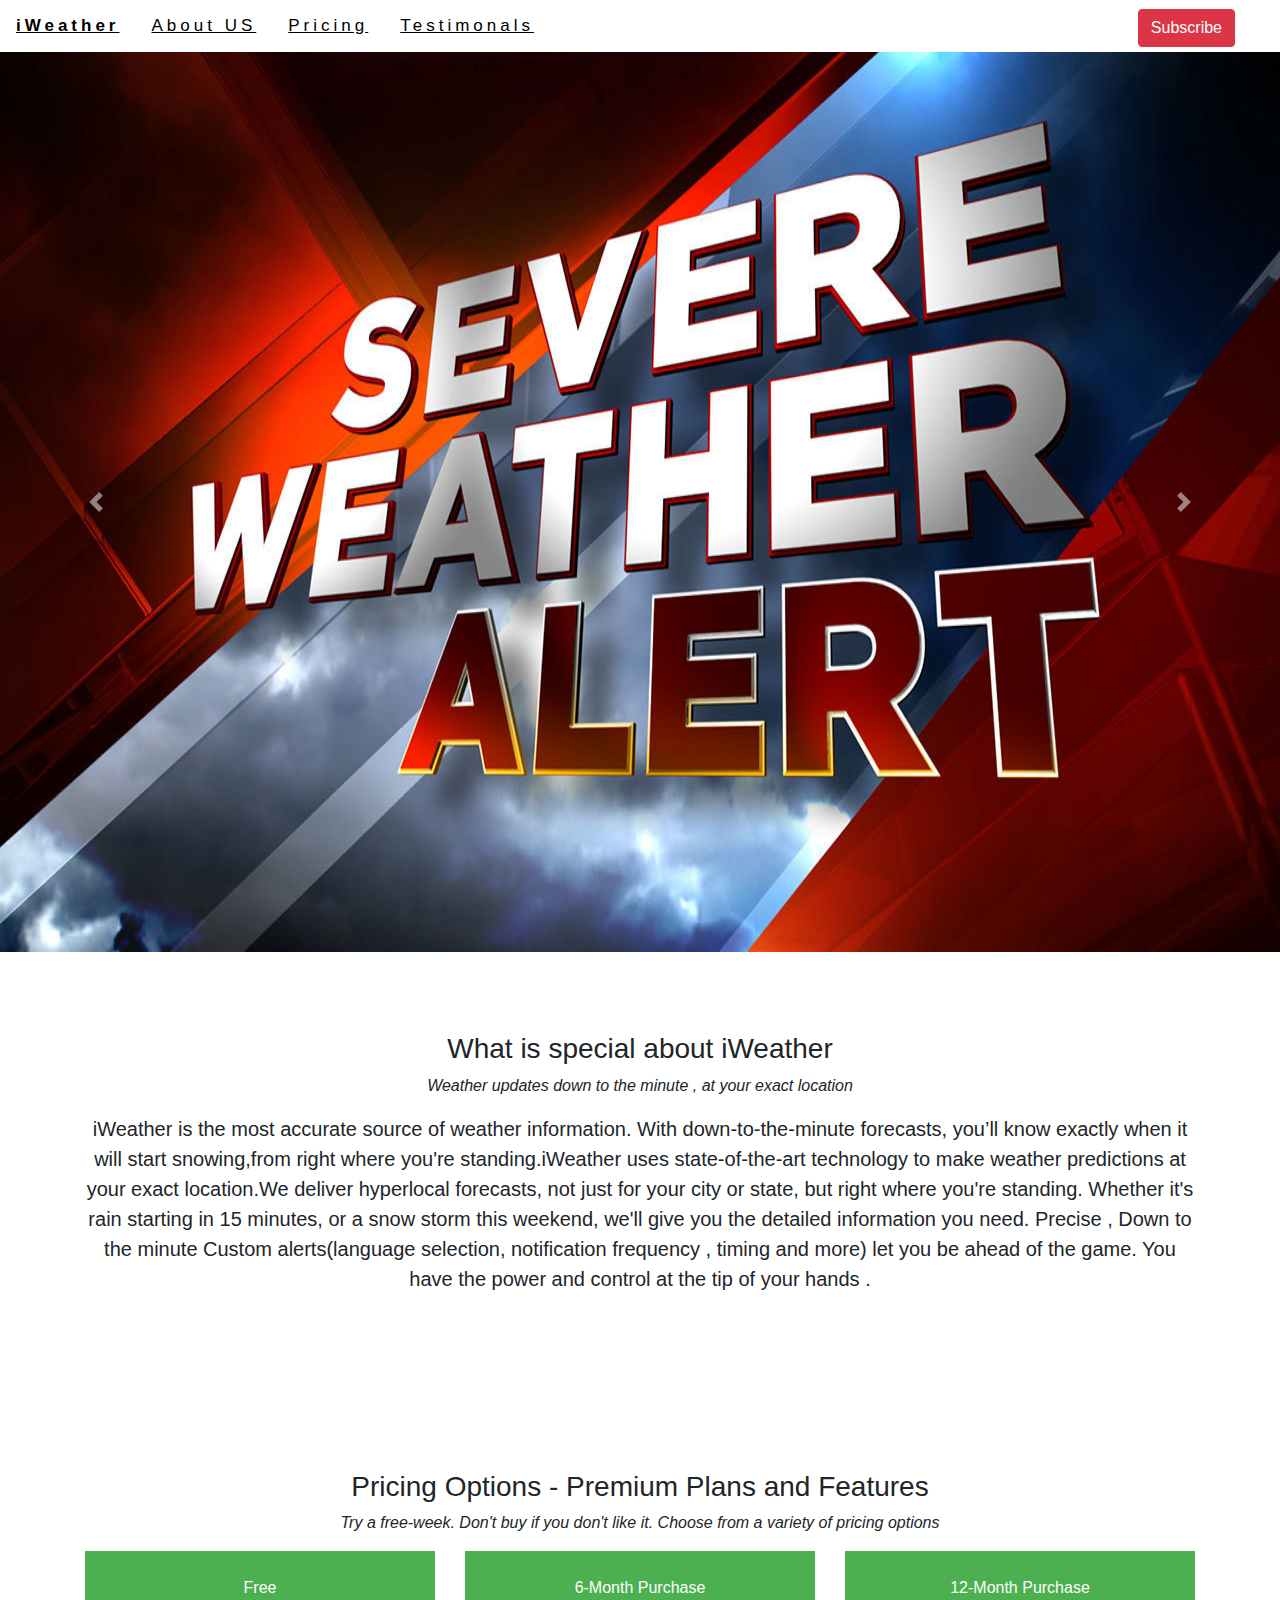
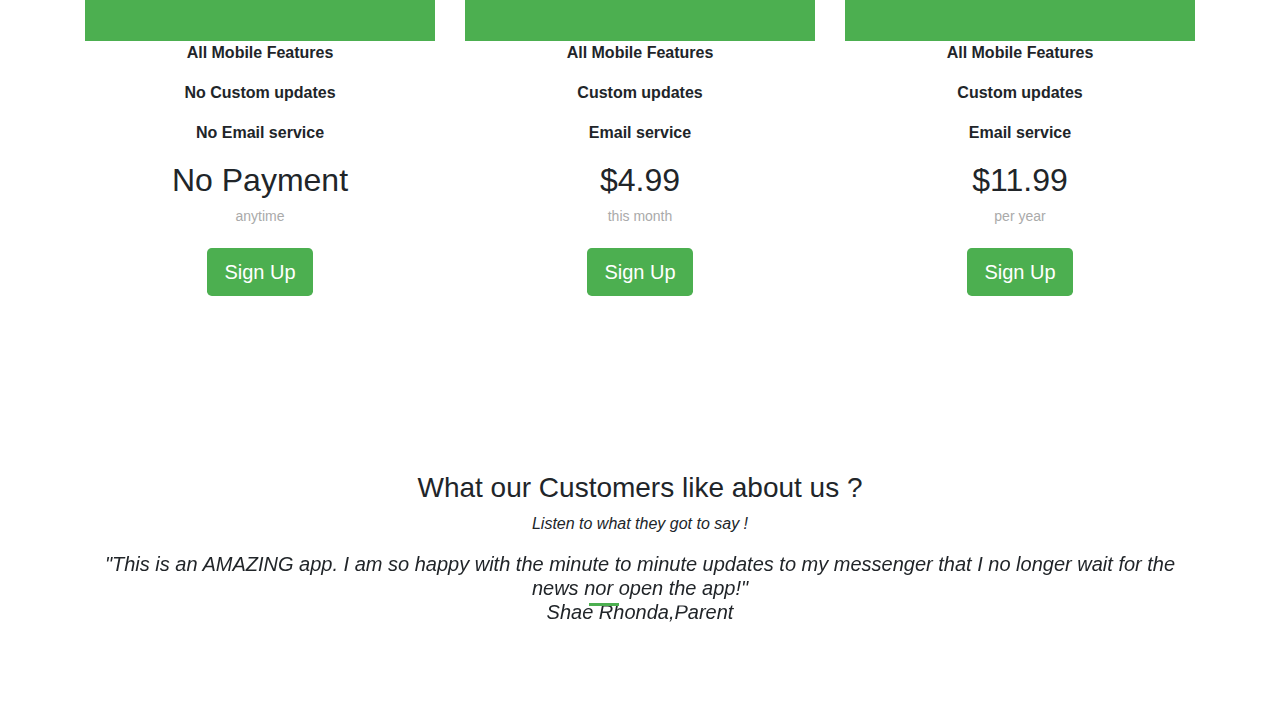
<file: index.html>
<!DOCTYPE html>
<html lang="en" xmlns="http://www.w3.org/1999/html">
<head>
    <meta charset="UTF-8">
    <meta name="viewport" content="width=device-width, initial-scale=1.0">
    <meta http-equiv="X-UA-Compatible" content="ie=edge">
    <title>iWeather-A Simple yet Powerful Weather App</title>
    <script src="https://code.jquery.com/jquery-3.2.1.slim.min.js"
            integrity="sha384-KJ3o2DKtIkvYIK3UENzmM7KCkRr/rE9/Qpg6aAZGJwFDMVNA/GpGFF93hXpG5KkN"
            crossorigin="anonymous"></script>
    <script src="https://cdnjs.cloudflare.com/ajax/libs/popper.js/1.12.9/umd/popper.min.js"
            integrity="sha384-ApNbgh9B+Y1QKtv3Rn7W3mgPxhU9K/ScQsAP7hUibX39j7fakFPskvXusvfa0b4Q"
            crossorigin="anonymous"></script>
    <script src="bootstrap-4.0.0/dist/js/bootstrap.min.js"></script>
    <link rel="stylesheet" type="text/css" href="index.css">
    <link rel="icon" href="assests/severeWeather.jpg">
    <link rel="stylesheet" href="bootstrap-4.0.0/dist/css/bootstrap.min.css">
    <link href="https://fonts.googleapis.com/css?family=Inconsolata" rel="stylesheet">
</head>
<body>
<div id="app-body">
    <div id="navbar" data-spy="affix" data-target=".navbar" data-offset="50">
        <a class="active" href="javascript:void(0)"><strong>iWeather</strong></a>
        <a href="#aboutUs">About US</a>
        <a href="#pricing">Pricing</a>
        <a href="#testimonals">Testimonals</a>
        <button type="button" class="btn btn-danger"  data-toggle="modal" data-target="#modalContainer"
                id="SubscribeBtn">
            Subscribe
        </button>
    </div>
    <div id="carousel" class="carousel slide" data-ride="carousel">
        <div class="carousel-inner">
            <div class="carousel-item active">
                <img class="image" src="assests/severeWeather.jpg" alt="First slide">
            </div>
            <div class="carousel-item">
                <img class="image" src="assests/alerts.jpg" alt="Second slide">
            </div>
            <div class="carousel-item">
                <img class="image" src="assests/weather.png" alt="Third slide">
            </div>
            <div class="carousel-item">
                <img class="image" src="assests/multiImage.jpg" alt="Fifth slide">
            </div>
        </div>
        <a class="carousel-control-prev" href="#carousel" role="button" data-slide="prev">
            <span class="carousel-control-prev-icon" aria-hidden="true"></span>
            <span class="sr-only">Previous</span>
        </a>
        <a class="carousel-control-next" href="#carousel" role="button" data-slide="next">
            <span class="carousel-control-next-icon" aria-hidden="true"></span>
            <span class="sr-only">Next</span>
        </a>
    </div>
    <!-- Container (aboutUs Section) -->
    <div id="aboutUs" class="container text-center">
        <h3> What is special about iWeather</h3>
        <p><em>Weather updates down to the minute , at your exact location </em></p>
        <p class="lead">iWeather is the most accurate source of weather information.
            With down-to-the-minute forecasts, you’ll know exactly when it will start snowing,from
            right where you're standing.iWeather uses state-of-the-art technology to make weather predictions
            at your exact location.We deliver hyperlocal forecasts, not just for your city or state,
            but right where you're standing. Whether it's rain starting in 15 minutes, or a snow storm this weekend,
            we'll give you the detailed information you need. Precise , Down to the minute Custom alerts(language
            selection,
            notification frequency , timing and more) let you be ahead of the game. You have the power and control
            at the tip of your hands .

        </p>
    </div>
    <!-- Container (Pricing Options) -->
    <div id="pricing" class="container text-center">
        <h3> Pricing Options - Premium Plans and Features </h3>
        <p><em>Try a free-week. Don't buy if you don't like it. Choose from a variety of pricing options</em></p>
        <div class="row slide">
            <div class="col-sm-4 col-xs-12">
                <div class="panel panel-default text-center">
                    <div class="panel-heading">
                        <p>Free</p>
                    </div>
                    <div class="panel-body">
                        <p><strong>All Mobile Features</strong></p>
                        <p><strong>No Custom updates</strong></p>
                        <p><strong>No Email service</strong></p>
                    </div>
                    <div class="panel-footer">
                        <h3>No Payment</h3>
                        <h4>anytime</h4>
                        <button class="btn btn-lg">Sign Up</button>
                    </div>
                </div>
            </div>
            <div class="col-sm-4 col-xs-12">
                <div class="panel panel-default text-center">
                    <div class="panel-heading">
                        <p>6-Month Purchase</p>
                    </div>
                    <div class="panel-body">
                        <p><strong>All Mobile Features</strong></p>
                        <p><strong>Custom updates</strong></p>
                        <p><strong>Email service</strong></p>
                    </div>
                    <div class="panel-footer">
                        <h3>$4.99</h3>
                        <h4>this month</h4>
                        <button class="btn btn-lg">Sign Up</button>
                    </div>
                </div>
            </div>
            <div class="col-sm-4 col-xs-12">
                <div class="panel panel-default text-center">
                    <div class="panel-heading">
                        <p>12-Month Purchase</p>
                    </div>
                    <div class="panel-body">
                        <p><strong>All Mobile Features</strong></p>
                        <p><strong>Custom updates</strong></p>
                        <p><strong>Email service</strong></p>
                    </div>
                    <div class="panel-footer">
                        <h3>$11.99</h3>
                        <h4>per year</h4>
                        <button class="btn btn-lg">Sign Up</button>
                    </div>
                </div>
            </div>
        </div>
    </div>
    <!-- Container (Testimonals) -->
    <div id="testimonals" class="container text-center">
        <h3>What our Customers like about us ?</h3>
        <p><em>Listen to what they got to say !</em></p>
        <div id="myCarousel" class="carousel slide text-center" data-ride="carousel">
            <!-- Indicators -->
            <ol class="carousel-indicators">
                <li data-target="#myCarousel" data-slide-to="0" class="active"></li>
                <li data-target="#myCarousel" data-slide-to="1"></li>
                <li data-target="#myCarousel" data-slide-to="2"></li>
            </ol>
            <!-- Wrapper for slide screens -->
            <div class="carousel-inner " role="listbox">
                <div class="carousel-item active">
                    <h5 class="textstyle">"This is an AMAZING app. I am so happy with the minute to minute updates to my messenger that
                        I no longer wait for the news nor open the app!"<br><span>
                                Shae Rhonda,Parent</span>
                    </h5>
                </div>
                <div class="carousel-item">
                    <h5 class="textstyle">"SIMPLE ,POWERFUL and BUDGET-FRIENDLY. " <br><span>Lisa Shaeker,Teacher</span>
                    </h5>
                </div>
                <div class="carousel-item">
                    <h5 class="textstyle">"No more assumptions , you know the weather forecast BETTER than anyone ."<br><span>Jack Mills,
                                Student</span>
                    </h5>
                </div>
            </div>
            <!-- arrow controls -->
            <a class="left carousel-control" href="#myCarousel" data-slide="prev">
                <span class="glyphicon glyphicon-chevron-left"></span>
                <span class="sr-only">Previous</span>
            </a>
            <a class="right carousel-control" href="#myCarousel" data-slide="next">
                <span class="glyphicon glyphicon-chevron-right"></span>
                <span class="sr-only">Next</span>
            </a>
        </div>
    </div>
</div>
<!-- Modal -->
<div class="modal fade" id="modalContainer" tabindex="-1" role="dialog" aria-labelledby="modalContainer"
     aria-hidden="true">
    <div class="modal-dialog modal-dialog-centered" role="document">
        <div class="modal-content">
            <div class="modal-header">
                <h6 class="modal-title">Want to get daily weather alerts of your location ? Enter your
                    <mark>ZIP code</mark>
                    below and
                    subscribe. Be ready for what's coming !!
                </h6>
                <button type="button" class="close" data-dismiss="modal" aria-label="Close">
                    <span aria-hidden="false">&times;</span>
                </button>
            </div>
            <div class="modal-body">
                <label>ZIP Code</label>
                <div class="input-group mb-3">
                    <input type="number"
                           id="zip"
                           pattern="[0-9]{5}"
                           max="99999"
                           title="Five digit zip code"
                           class="form-control"
                           aria-label="Default"
                           aria-describedby="inputGroup-sizing-default">
                </div>
                <div>
                    <div class="input-group mb-3">
                        <div class="input-group-prepend">
                            <div class="input-group-text">
                                <input type="checkbox"
                                       id="checkbox"
                                       aria-label="Checkbox for following text input">
                            </div>
                        </div>
                        <h6>I accept the <a
                                href="assests/terms-and-conditions-template.pdf"
                                download data-toggle="tooltip" data-placement="left"
                                title="Click on the link to Download">Terms and conditions</a>.
                        </h6>
                    </div>
                </div>
                <button type="button" class="btn btn-danger" id="subscribe">Subscribe</button>
            </div>
        </div>
    </div>
</div>
<script src="index.js"></script>
</body>
</html>
</file>
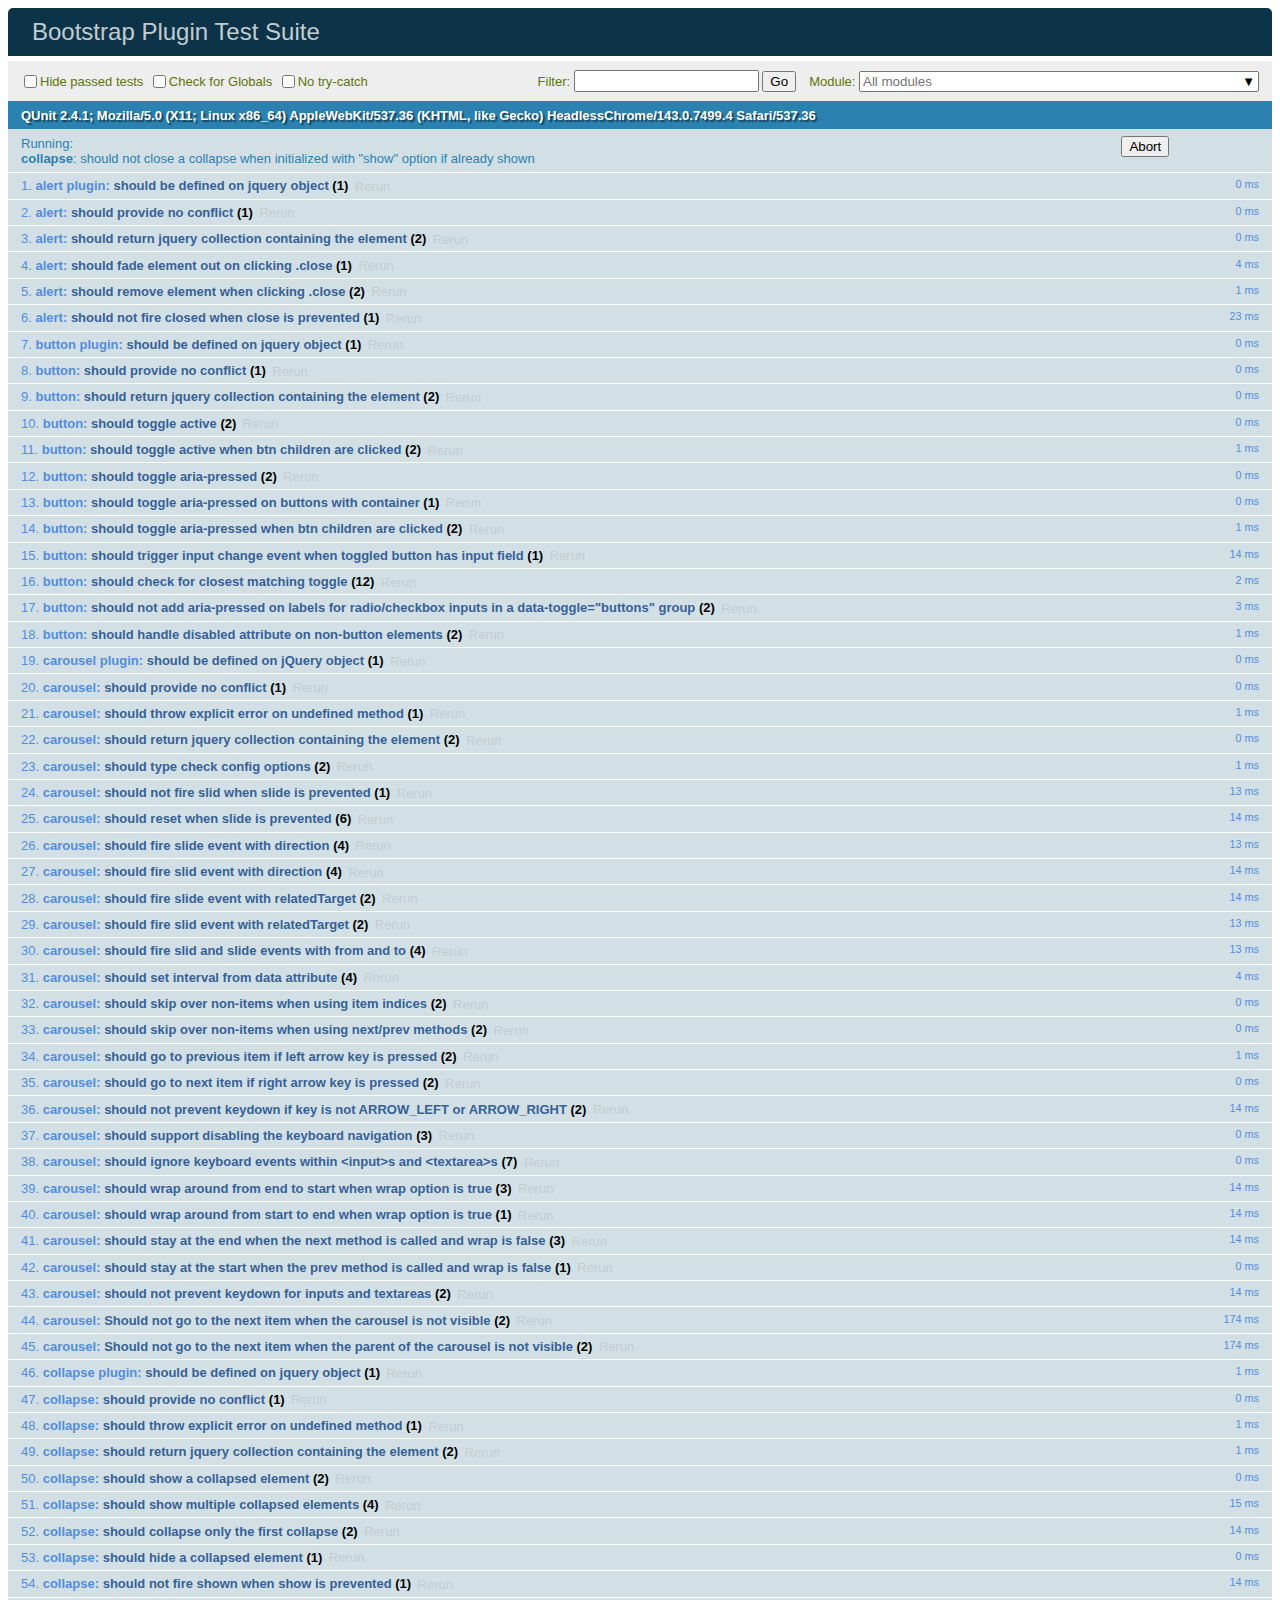
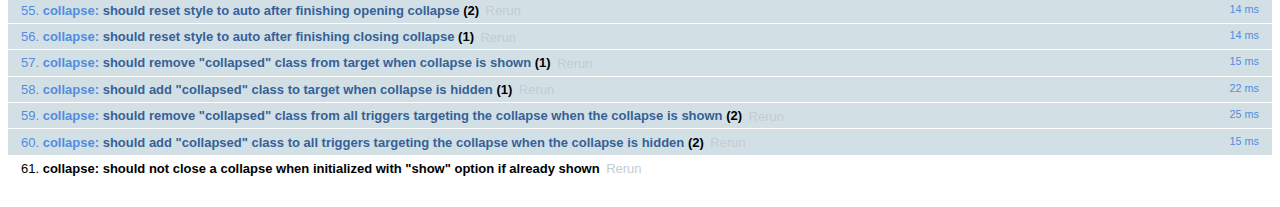
<file: bootstrap-4.0.0/js/tests/index.html>
<!doctype html>
<html lang="en">
  <head>
    <meta charset="utf-8">
    <meta name="viewport" content="width=device-width, initial-scale=1, shrink-to-fit=no">
    <title>Bootstrap Plugin Test Suite</title>

    <!-- jQuery -->
    <script>
      (function () {
        var path = '../../assets/js/vendor/jquery-slim.min.js'
        // get jquery param from the query string.
        var jQueryVersion = location.search.match(/[?&]jquery=(.*?)(?=&|$)/)

        // If a version was specified, use that version from our vendor folder
        if (jQueryVersion) {
          path = 'vendor/jquery-' + jQueryVersion[1] + '.min.js'
        }
        document.write('<script src="' + path + '"><\/script>')
      }())
    </script>
    <script src="../../assets/js/vendor/popper.min.js"></script>

    <!-- QUnit -->
    <link rel="stylesheet" href="vendor/qunit.css" media="screen">
    <script src="vendor/qunit.js"></script>

    <script>
      // Disable jQuery event aliases to ensure we don't accidentally use any of them
      [
        'blur',
        'focus',
        'focusin',
        'focusout',
        'resize',
        'scroll',
        'click',
        'dblclick',
        'mousedown',
        'mouseup',
        'mousemove',
        'mouseover',
        'mouseout',
        'mouseenter',
        'mouseleave',
        'change',
        'select',
        'submit',
        'keydown',
        'keypress',
        'keyup',
        'contextmenu'
      ].forEach(function(eventAlias) {
        $.fn[eventAlias] = function() {
          throw new Error('Using the ".' + eventAlias + '()" method is not allowed, so that Bootstrap can be compatible with custom jQuery builds which exclude the "event aliases" module that defines said method. See https://github.com/twbs/bootstrap/blob/master/CONTRIBUTING.md#js')
        }
      })

      // Require assert.expect in each test
      QUnit.config.requireExpects = true

      // See https://github.com/axemclion/grunt-saucelabs#test-result-details-with-qunit
      var log = []
      var testName

      QUnit.done(function(testResults) {
        var tests = []
        for (var i = 0; i < log.length; i++) {
          var details = log[i]
          tests.push({
            name: details.name,
            result: details.result,
            expected: details.expected,
            actual: details.actual,
            source: details.source
          })
        }
        testResults.tests = tests

        window.global_test_results = testResults
      })

      QUnit.testStart(function(testDetails) {
        QUnit.log(function(details) {
          if (!details.result) {
            details.name = testDetails.name
            log.push(details)
          }
        })
      })

      // Display fixture on-screen on iOS to avoid false positives
      // See https://github.com/twbs/bootstrap/pull/15955
      if (/iPhone|iPad|iPod/.test(navigator.userAgent)) {
        QUnit.begin(function() {
          $('#qunit-fixture').css({ top: 0, left: 0 })
        })

        QUnit.done(function() {
          $('#qunit-fixture').css({ top: '', left: '' })
        })
      }
    </script>

    <!-- Transpiled Plugins -->
    <script src="../dist/util.js"></script>
    <script src="../dist/alert.js"></script>
    <script src="../dist/button.js"></script>
    <script src="../dist/carousel.js"></script>
    <script src="../dist/collapse.js"></script>
    <script src="../dist/dropdown.js"></script>
    <script src="../dist/modal.js"></script>
    <script src="../dist/scrollspy.js"></script>
    <script src="../dist/tab.js"></script>
    <script src="../dist/tooltip.js"></script>
    <script src="../dist/popover.js"></script>

    <!-- Unit Tests -->
    <script src="unit/alert.js"></script>
    <script src="unit/button.js"></script>
    <script src="unit/carousel.js"></script>
    <script src="unit/collapse.js"></script>
    <script src="unit/dropdown.js"></script>
    <script src="unit/modal.js"></script>
    <script src="unit/scrollspy.js"></script>
    <script src="unit/tab.js"></script>
    <script src="unit/tooltip.js"></script>
    <script src="unit/popover.js"></script>
    <script src="unit/util.js"></script>
  </head>
  <body>
    <div id="qunit-container">
      <div id="qunit"></div>
      <div id="qunit-fixture"></div>
    </div>
  </body>
</html>
</file>
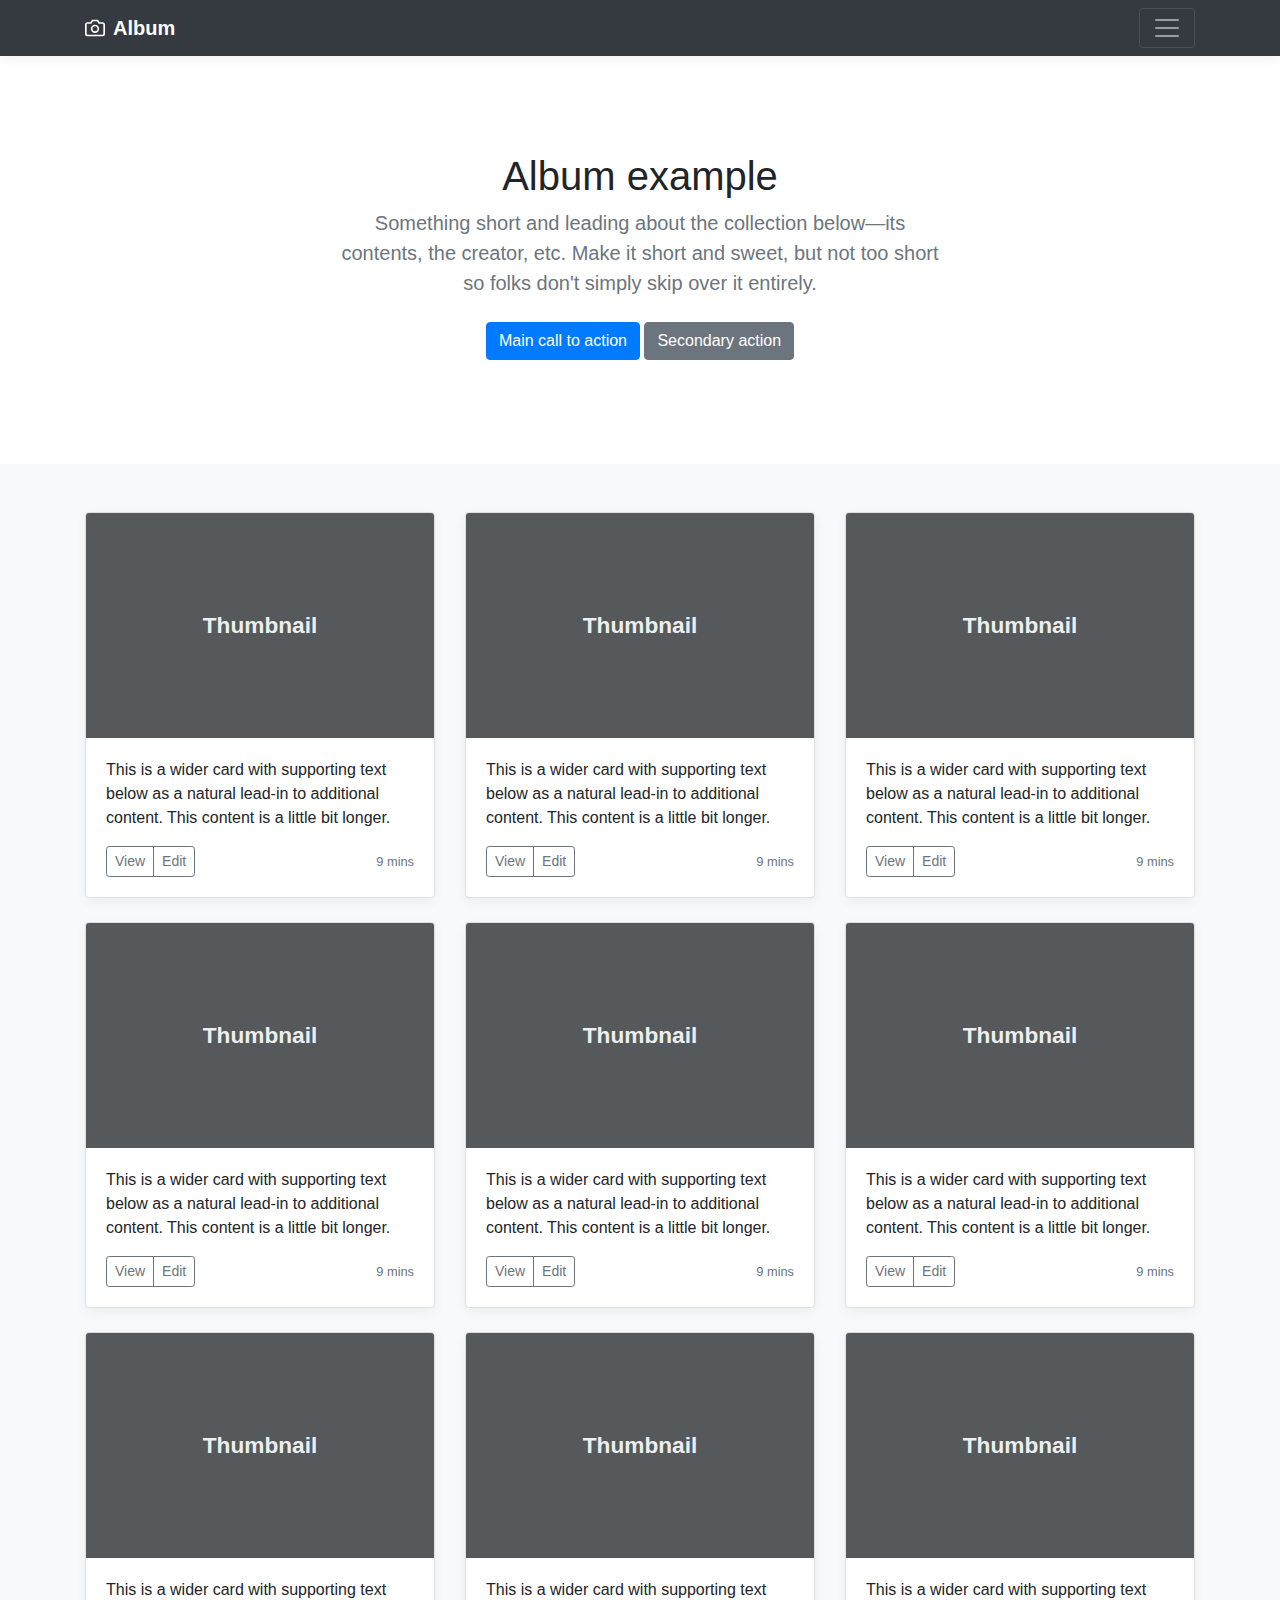
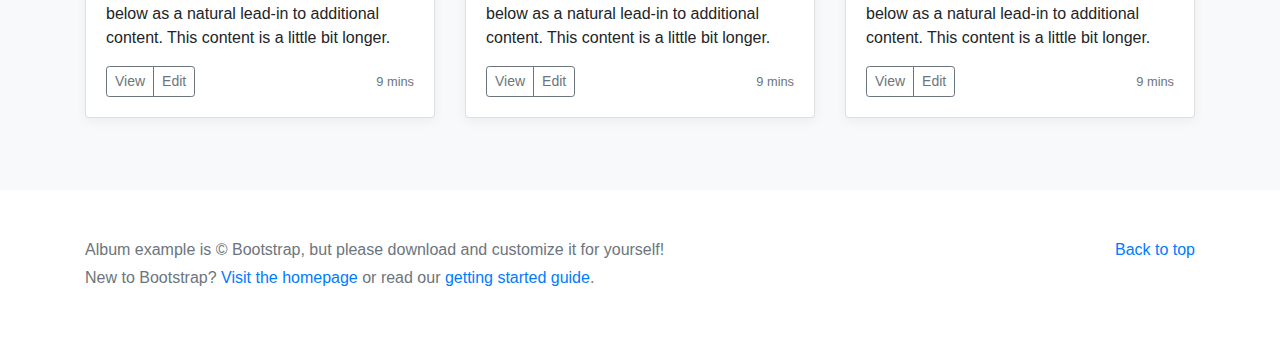
<file: bootstrap-4.0.0/docs/4.0/examples/album/index.html>
<!doctype html>
<html lang="en">
  <head>
    <meta charset="utf-8">
    <meta name="viewport" content="width=device-width, initial-scale=1, shrink-to-fit=no">
    <meta name="description" content="">
    <meta name="author" content="">
    <link rel="icon" href="../../../../favicon.ico">

    <title>Album example for Bootstrap</title>

    <!-- Bootstrap core CSS -->
    <link href="../../../../dist/css/bootstrap.min.css" rel="stylesheet">

    <!-- Custom styles for this template -->
    <link href="album.css" rel="stylesheet">
  </head>

  <body>

    <header>
      <div class="collapse bg-dark" id="navbarHeader">
        <div class="container">
          <div class="row">
            <div class="col-sm-8 col-md-7 py-4">
              <h4 class="text-white">About</h4>
              <p class="text-muted">Add some information about the album below, the author, or any other background context. Make it a few sentences long so folks can pick up some informative tidbits. Then, link them off to some social networking sites or contact information.</p>
            </div>
            <div class="col-sm-4 offset-md-1 py-4">
              <h4 class="text-white">Contact</h4>
              <ul class="list-unstyled">
                <li><a href="#" class="text-white">Follow on Twitter</a></li>
                <li><a href="#" class="text-white">Like on Facebook</a></li>
                <li><a href="#" class="text-white">Email me</a></li>
              </ul>
            </div>
          </div>
        </div>
      </div>
      <div class="navbar navbar-dark bg-dark box-shadow">
        <div class="container d-flex justify-content-between">
          <a href="#" class="navbar-brand d-flex align-items-center">
            <svg xmlns="http://www.w3.org/2000/svg" width="20" height="20" viewBox="0 0 24 24" fill="none" stroke="currentColor" stroke-width="2" stroke-linecap="round" stroke-linejoin="round" class="mr-2"><path d="M23 19a2 2 0 0 1-2 2H3a2 2 0 0 1-2-2V8a2 2 0 0 1 2-2h4l2-3h6l2 3h4a2 2 0 0 1 2 2z"></path><circle cx="12" cy="13" r="4"></circle></svg>
            <strong>Album</strong>
          </a>
          <button class="navbar-toggler" type="button" data-toggle="collapse" data-target="#navbarHeader" aria-controls="navbarHeader" aria-expanded="false" aria-label="Toggle navigation">
            <span class="navbar-toggler-icon"></span>
          </button>
        </div>
      </div>
    </header>

    <main role="main">

      <section class="jumbotron text-center">
        <div class="container">
          <h1 class="jumbotron-heading">Album example</h1>
          <p class="lead text-muted">Something short and leading about the collection below—its contents, the creator, etc. Make it short and sweet, but not too short so folks don't simply skip over it entirely.</p>
          <p>
            <a href="#" class="btn btn-primary my-2">Main call to action</a>
            <a href="#" class="btn btn-secondary my-2">Secondary action</a>
          </p>
        </div>
      </section>

      <div class="album py-5 bg-light">
        <div class="container">

          <div class="row">
            <div class="col-md-4">
              <div class="card mb-4 box-shadow">
                <img class="card-img-top" data-src="holder.js/100px225?theme=thumb&bg=55595c&fg=eceeef&text=Thumbnail" alt="Card image cap">
                <div class="card-body">
                  <p class="card-text">This is a wider card with supporting text below as a natural lead-in to additional content. This content is a little bit longer.</p>
                  <div class="d-flex justify-content-between align-items-center">
                    <div class="btn-group">
                      <button type="button" class="btn btn-sm btn-outline-secondary">View</button>
                      <button type="button" class="btn btn-sm btn-outline-secondary">Edit</button>
                    </div>
                    <small class="text-muted">9 mins</small>
                  </div>
                </div>
              </div>
            </div>
            <div class="col-md-4">
              <div class="card mb-4 box-shadow">
                <img class="card-img-top" data-src="holder.js/100px225?theme=thumb&bg=55595c&fg=eceeef&text=Thumbnail" alt="Card image cap">
                <div class="card-body">
                  <p class="card-text">This is a wider card with supporting text below as a natural lead-in to additional content. This content is a little bit longer.</p>
                  <div class="d-flex justify-content-between align-items-center">
                    <div class="btn-group">
                      <button type="button" class="btn btn-sm btn-outline-secondary">View</button>
                      <button type="button" class="btn btn-sm btn-outline-secondary">Edit</button>
                    </div>
                    <small class="text-muted">9 mins</small>
                  </div>
                </div>
              </div>
            </div>
            <div class="col-md-4">
              <div class="card mb-4 box-shadow">
                <img class="card-img-top" data-src="holder.js/100px225?theme=thumb&bg=55595c&fg=eceeef&text=Thumbnail" alt="Card image cap">
                <div class="card-body">
                  <p class="card-text">This is a wider card with supporting text below as a natural lead-in to additional content. This content is a little bit longer.</p>
                  <div class="d-flex justify-content-between align-items-center">
                    <div class="btn-group">
                      <button type="button" class="btn btn-sm btn-outline-secondary">View</button>
                      <button type="button" class="btn btn-sm btn-outline-secondary">Edit</button>
                    </div>
                    <small class="text-muted">9 mins</small>
                  </div>
                </div>
              </div>
            </div>

            <div class="col-md-4">
              <div class="card mb-4 box-shadow">
                <img class="card-img-top" data-src="holder.js/100px225?theme=thumb&bg=55595c&fg=eceeef&text=Thumbnail" alt="Card image cap">
                <div class="card-body">
                  <p class="card-text">This is a wider card with supporting text below as a natural lead-in to additional content. This content is a little bit longer.</p>
                  <div class="d-flex justify-content-between align-items-center">
                    <div class="btn-group">
                      <button type="button" class="btn btn-sm btn-outline-secondary">View</button>
                      <button type="button" class="btn btn-sm btn-outline-secondary">Edit</button>
                    </div>
                    <small class="text-muted">9 mins</small>
                  </div>
                </div>
              </div>
            </div>
            <div class="col-md-4">
              <div class="card mb-4 box-shadow">
                <img class="card-img-top" data-src="holder.js/100px225?theme=thumb&bg=55595c&fg=eceeef&text=Thumbnail" alt="Card image cap">
                <div class="card-body">
                  <p class="card-text">This is a wider card with supporting text below as a natural lead-in to additional content. This content is a little bit longer.</p>
                  <div class="d-flex justify-content-between align-items-center">
                    <div class="btn-group">
                      <button type="button" class="btn btn-sm btn-outline-secondary">View</button>
                      <button type="button" class="btn btn-sm btn-outline-secondary">Edit</button>
                    </div>
                    <small class="text-muted">9 mins</small>
                  </div>
                </div>
              </div>
            </div>
            <div class="col-md-4">
              <div class="card mb-4 box-shadow">
                <img class="card-img-top" data-src="holder.js/100px225?theme=thumb&bg=55595c&fg=eceeef&text=Thumbnail" alt="Card image cap">
                <div class="card-body">
                  <p class="card-text">This is a wider card with supporting text below as a natural lead-in to additional content. This content is a little bit longer.</p>
                  <div class="d-flex justify-content-between align-items-center">
                    <div class="btn-group">
                      <button type="button" class="btn btn-sm btn-outline-secondary">View</button>
                      <button type="button" class="btn btn-sm btn-outline-secondary">Edit</button>
                    </div>
                    <small class="text-muted">9 mins</small>
                  </div>
                </div>
              </div>
            </div>

            <div class="col-md-4">
              <div class="card mb-4 box-shadow">
                <img class="card-img-top" data-src="holder.js/100px225?theme=thumb&bg=55595c&fg=eceeef&text=Thumbnail" alt="Card image cap">
                <div class="card-body">
                  <p class="card-text">This is a wider card with supporting text below as a natural lead-in to additional content. This content is a little bit longer.</p>
                  <div class="d-flex justify-content-between align-items-center">
                    <div class="btn-group">
                      <button type="button" class="btn btn-sm btn-outline-secondary">View</button>
                      <button type="button" class="btn btn-sm btn-outline-secondary">Edit</button>
                    </div>
                    <small class="text-muted">9 mins</small>
                  </div>
                </div>
              </div>
            </div>
            <div class="col-md-4">
              <div class="card mb-4 box-shadow">
                <img class="card-img-top" data-src="holder.js/100px225?theme=thumb&bg=55595c&fg=eceeef&text=Thumbnail" alt="Card image cap">
                <div class="card-body">
                  <p class="card-text">This is a wider card with supporting text below as a natural lead-in to additional content. This content is a little bit longer.</p>
                  <div class="d-flex justify-content-between align-items-center">
                    <div class="btn-group">
                      <button type="button" class="btn btn-sm btn-outline-secondary">View</button>
                      <button type="button" class="btn btn-sm btn-outline-secondary">Edit</button>
                    </div>
                    <small class="text-muted">9 mins</small>
                  </div>
                </div>
              </div>
            </div>
            <div class="col-md-4">
              <div class="card mb-4 box-shadow">
                <img class="card-img-top" data-src="holder.js/100px225?theme=thumb&bg=55595c&fg=eceeef&text=Thumbnail" alt="Card image cap">
                <div class="card-body">
                  <p class="card-text">This is a wider card with supporting text below as a natural lead-in to additional content. This content is a little bit longer.</p>
                  <div class="d-flex justify-content-between align-items-center">
                    <div class="btn-group">
                      <button type="button" class="btn btn-sm btn-outline-secondary">View</button>
                      <button type="button" class="btn btn-sm btn-outline-secondary">Edit</button>
                    </div>
                    <small class="text-muted">9 mins</small>
                  </div>
                </div>
              </div>
            </div>
          </div>
        </div>
      </div>

    </main>

    <footer class="text-muted">
      <div class="container">
        <p class="float-right">
          <a href="#">Back to top</a>
        </p>
        <p>Album example is &copy; Bootstrap, but please download and customize it for yourself!</p>
        <p>New to Bootstrap? <a href="../../">Visit the homepage</a> or read our <a href="../../getting-started/">getting started guide</a>.</p>
      </div>
    </footer>

    <!-- Bootstrap core JavaScript
    ================================================== -->
    <!-- Placed at the end of the document so the pages load faster -->
    <script src="https://code.jquery.com/jquery-3.2.1.slim.min.js" integrity="sha384-KJ3o2DKtIkvYIK3UENzmM7KCkRr/rE9/Qpg6aAZGJwFDMVNA/GpGFF93hXpG5KkN" crossorigin="anonymous"></script>
    <script>window.jQuery || document.write('<script src="../../../../assets/js/vendor/jquery-slim.min.js"><\/script>')</script>
    <script src="../../../../assets/js/vendor/popper.min.js"></script>
    <script src="../../../../dist/js/bootstrap.min.js"></script>
    <script src="../../../../assets/js/vendor/holder.min.js"></script>
  </body>
</html>
</file>
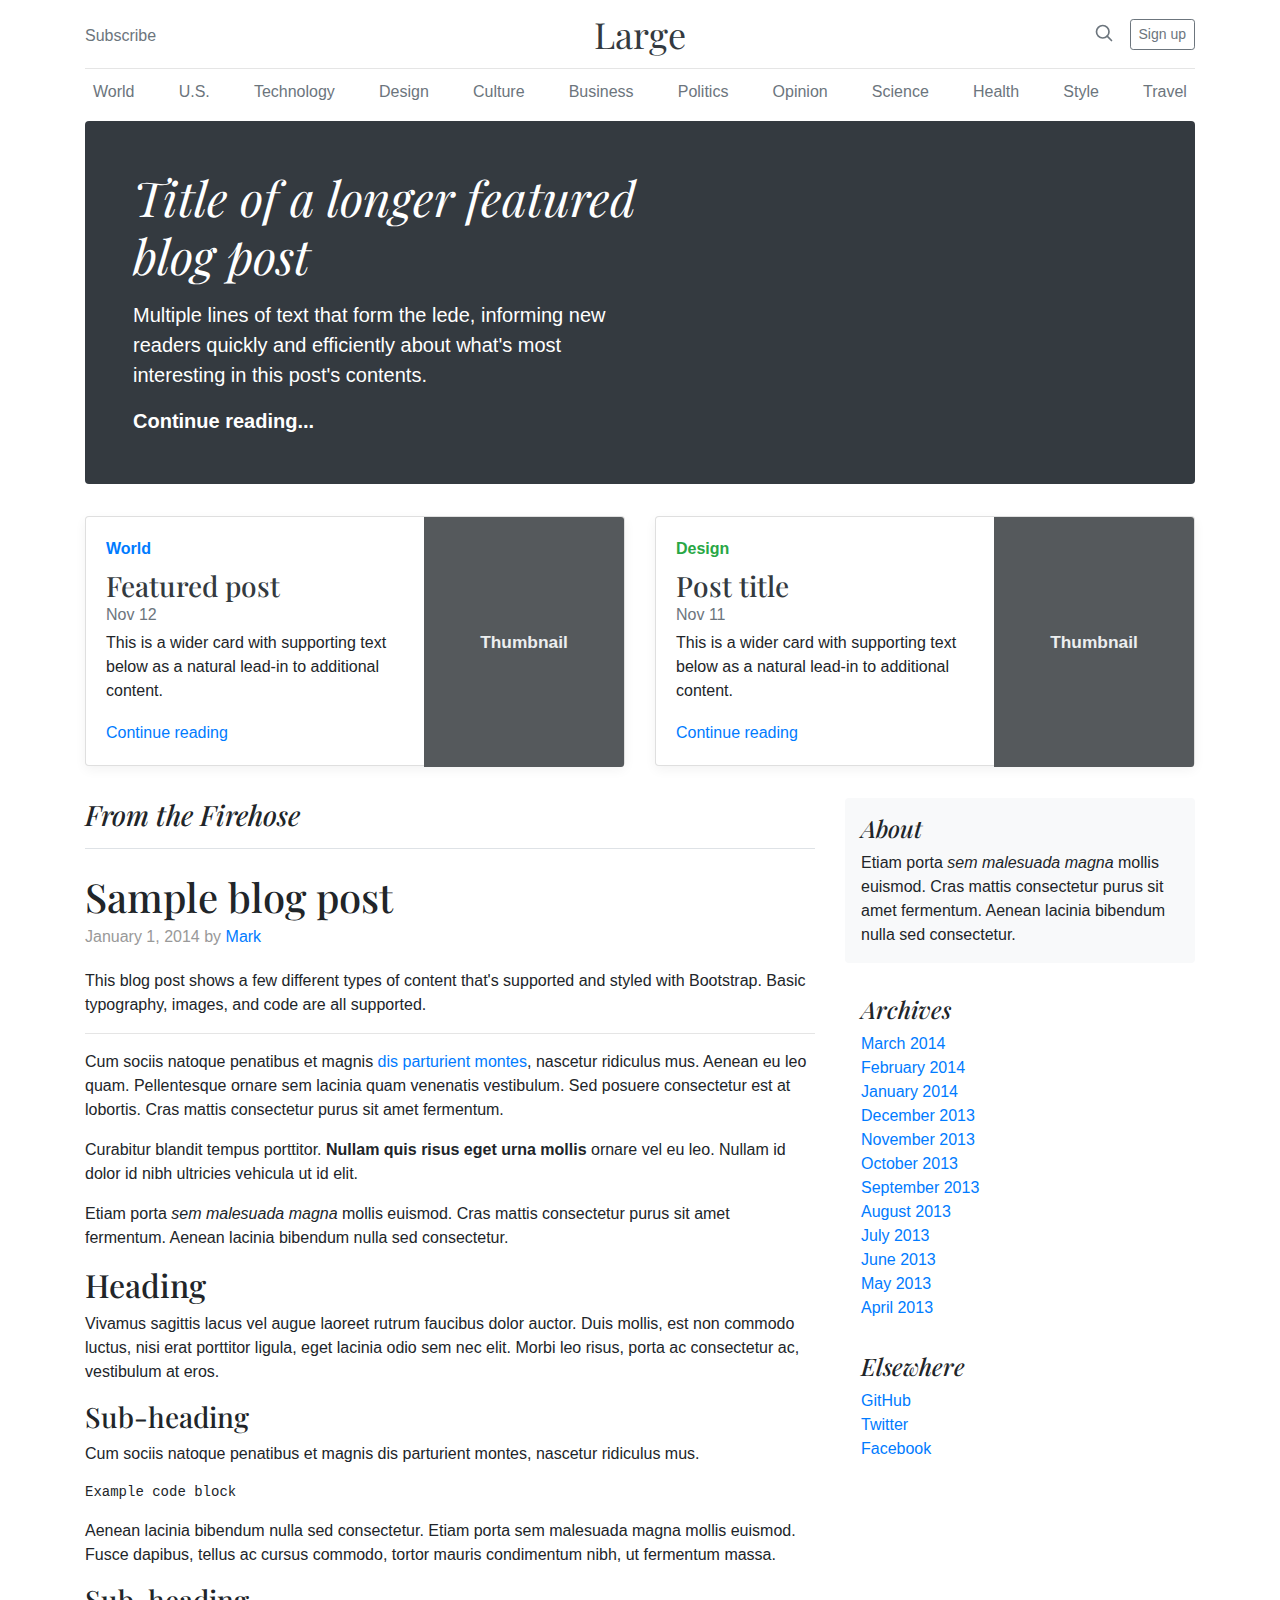
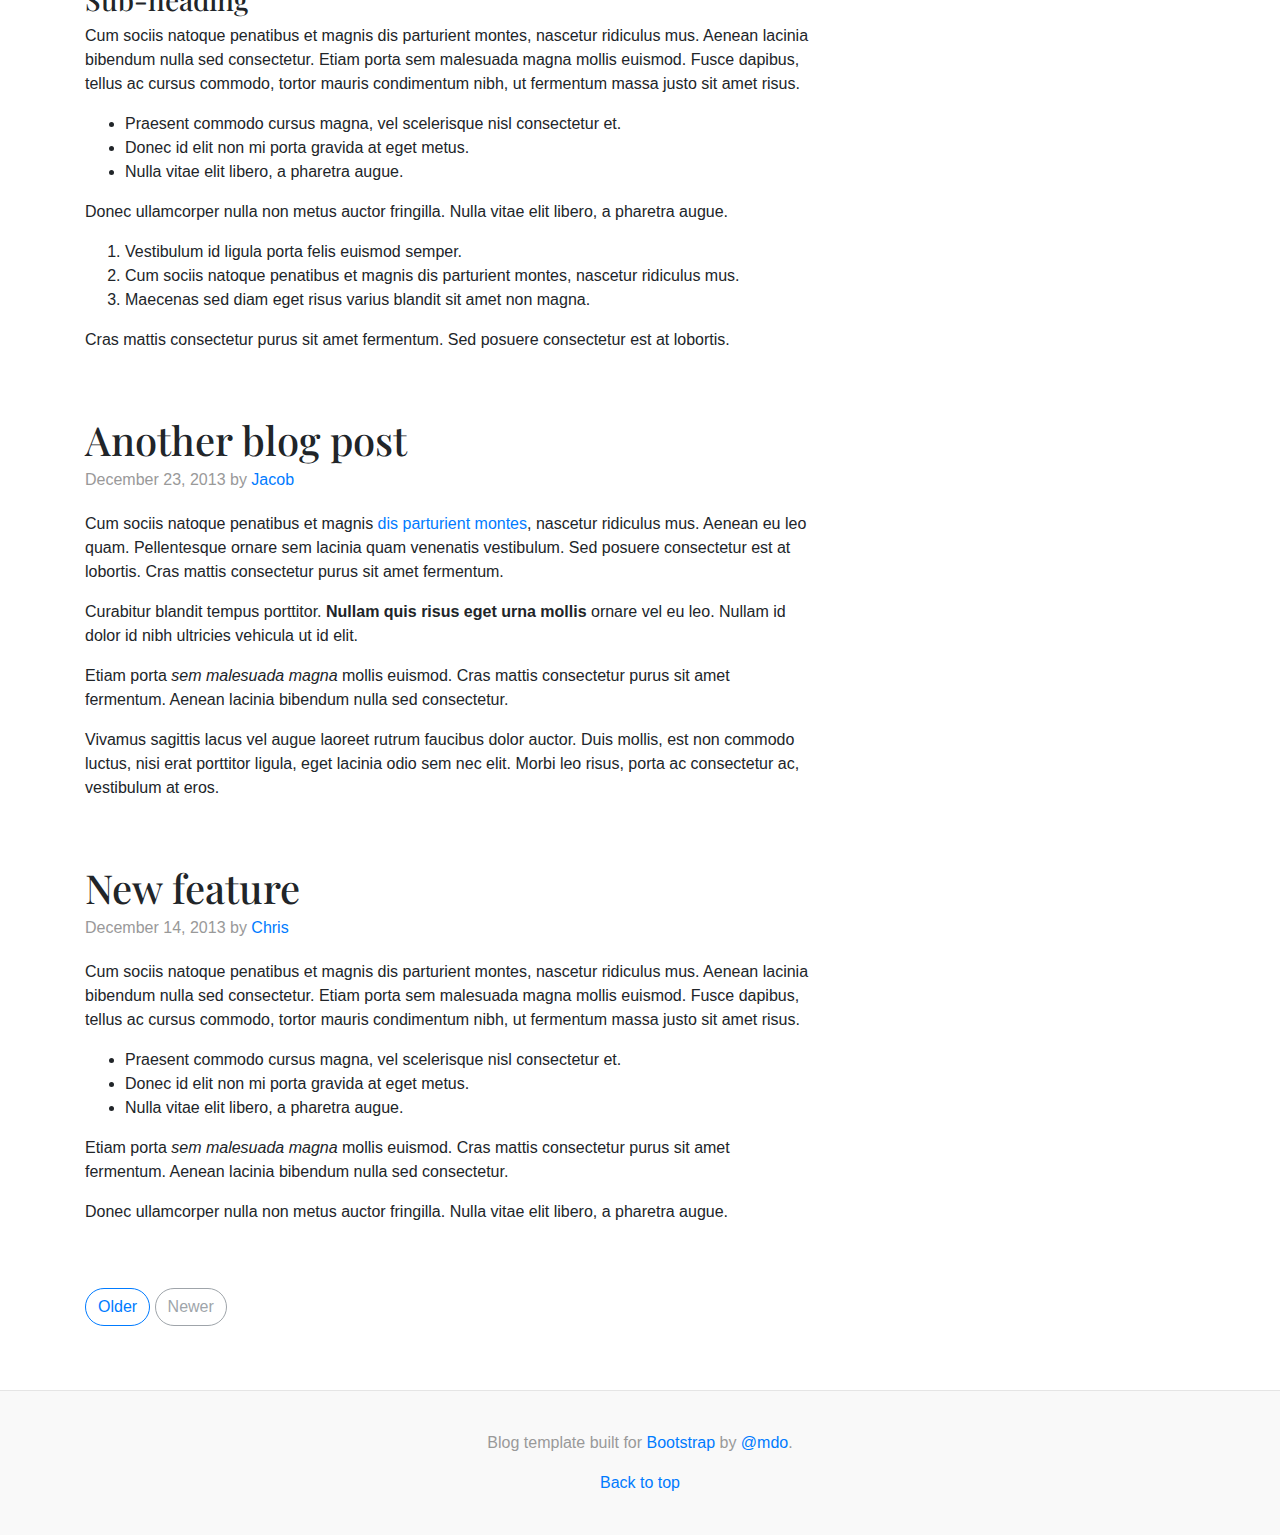
<file: bootstrap-4.0.0/docs/4.0/examples/blog/index.html>
<!doctype html>
<html lang="en">
  <head>
    <meta charset="utf-8">
    <meta name="viewport" content="width=device-width, initial-scale=1, shrink-to-fit=no">
    <meta name="description" content="">
    <meta name="author" content="">
    <link rel="icon" href="../../../../favicon.ico">

    <title>Blog Template for Bootstrap</title>

    <!-- Bootstrap core CSS -->
    <link href="../../../../dist/css/bootstrap.min.css" rel="stylesheet">

    <!-- Custom styles for this template -->
    <link href="https://fonts.googleapis.com/css?family=Playfair+Display:700,900" rel="stylesheet">
    <link href="blog.css" rel="stylesheet">
  </head>

  <body>

    <div class="container">
      <header class="blog-header py-3">
        <div class="row flex-nowrap justify-content-between align-items-center">
          <div class="col-4 pt-1">
            <a class="text-muted" href="#">Subscribe</a>
          </div>
          <div class="col-4 text-center">
            <a class="blog-header-logo text-dark" href="#">Large</a>
          </div>
          <div class="col-4 d-flex justify-content-end align-items-center">
            <a class="text-muted" href="#">
              <svg xmlns="http://www.w3.org/2000/svg" width="20" height="20" viewBox="0 0 24 24" fill="none" stroke="currentColor" stroke-width="2" stroke-linecap="round" stroke-linejoin="round" class="mx-3"><circle cx="10.5" cy="10.5" r="7.5"></circle><line x1="21" y1="21" x2="15.8" y2="15.8"></line></svg>
            </a>
            <a class="btn btn-sm btn-outline-secondary" href="#">Sign up</a>
          </div>
        </div>
      </header>

      <div class="nav-scroller py-1 mb-2">
        <nav class="nav d-flex justify-content-between">
          <a class="p-2 text-muted" href="#">World</a>
          <a class="p-2 text-muted" href="#">U.S.</a>
          <a class="p-2 text-muted" href="#">Technology</a>
          <a class="p-2 text-muted" href="#">Design</a>
          <a class="p-2 text-muted" href="#">Culture</a>
          <a class="p-2 text-muted" href="#">Business</a>
          <a class="p-2 text-muted" href="#">Politics</a>
          <a class="p-2 text-muted" href="#">Opinion</a>
          <a class="p-2 text-muted" href="#">Science</a>
          <a class="p-2 text-muted" href="#">Health</a>
          <a class="p-2 text-muted" href="#">Style</a>
          <a class="p-2 text-muted" href="#">Travel</a>
        </nav>
      </div>

      <div class="jumbotron p-3 p-md-5 text-white rounded bg-dark">
        <div class="col-md-6 px-0">
          <h1 class="display-4 font-italic">Title of a longer featured blog post</h1>
          <p class="lead my-3">Multiple lines of text that form the lede, informing new readers quickly and efficiently about what's most interesting in this post's contents.</p>
          <p class="lead mb-0"><a href="#" class="text-white font-weight-bold">Continue reading...</a></p>
        </div>
      </div>

      <div class="row mb-2">
        <div class="col-md-6">
          <div class="card flex-md-row mb-4 box-shadow h-md-250">
            <div class="card-body d-flex flex-column align-items-start">
              <strong class="d-inline-block mb-2 text-primary">World</strong>
              <h3 class="mb-0">
                <a class="text-dark" href="#">Featured post</a>
              </h3>
              <div class="mb-1 text-muted">Nov 12</div>
              <p class="card-text mb-auto">This is a wider card with supporting text below as a natural lead-in to additional content.</p>
              <a href="#">Continue reading</a>
            </div>
            <img class="card-img-right flex-auto d-none d-md-block" data-src="holder.js/200x250?theme=thumb" alt="Card image cap">
          </div>
        </div>
        <div class="col-md-6">
          <div class="card flex-md-row mb-4 box-shadow h-md-250">
            <div class="card-body d-flex flex-column align-items-start">
              <strong class="d-inline-block mb-2 text-success">Design</strong>
              <h3 class="mb-0">
                <a class="text-dark" href="#">Post title</a>
              </h3>
              <div class="mb-1 text-muted">Nov 11</div>
              <p class="card-text mb-auto">This is a wider card with supporting text below as a natural lead-in to additional content.</p>
              <a href="#">Continue reading</a>
            </div>
            <img class="card-img-right flex-auto d-none d-md-block" data-src="holder.js/200x250?theme=thumb" alt="Card image cap">
          </div>
        </div>
      </div>
    </div>

    <main role="main" class="container">
      <div class="row">
        <div class="col-md-8 blog-main">
          <h3 class="pb-3 mb-4 font-italic border-bottom">
            From the Firehose
          </h3>

          <div class="blog-post">
            <h2 class="blog-post-title">Sample blog post</h2>
            <p class="blog-post-meta">January 1, 2014 by <a href="#">Mark</a></p>

            <p>This blog post shows a few different types of content that's supported and styled with Bootstrap. Basic typography, images, and code are all supported.</p>
            <hr>
            <p>Cum sociis natoque penatibus et magnis <a href="#">dis parturient montes</a>, nascetur ridiculus mus. Aenean eu leo quam. Pellentesque ornare sem lacinia quam venenatis vestibulum. Sed posuere consectetur est at lobortis. Cras mattis consectetur purus sit amet fermentum.</p>
            <blockquote>
              <p>Curabitur blandit tempus porttitor. <strong>Nullam quis risus eget urna mollis</strong> ornare vel eu leo. Nullam id dolor id nibh ultricies vehicula ut id elit.</p>
            </blockquote>
            <p>Etiam porta <em>sem malesuada magna</em> mollis euismod. Cras mattis consectetur purus sit amet fermentum. Aenean lacinia bibendum nulla sed consectetur.</p>
            <h2>Heading</h2>
            <p>Vivamus sagittis lacus vel augue laoreet rutrum faucibus dolor auctor. Duis mollis, est non commodo luctus, nisi erat porttitor ligula, eget lacinia odio sem nec elit. Morbi leo risus, porta ac consectetur ac, vestibulum at eros.</p>
            <h3>Sub-heading</h3>
            <p>Cum sociis natoque penatibus et magnis dis parturient montes, nascetur ridiculus mus.</p>
            <pre><code>Example code block</code></pre>
            <p>Aenean lacinia bibendum nulla sed consectetur. Etiam porta sem malesuada magna mollis euismod. Fusce dapibus, tellus ac cursus commodo, tortor mauris condimentum nibh, ut fermentum massa.</p>
            <h3>Sub-heading</h3>
            <p>Cum sociis natoque penatibus et magnis dis parturient montes, nascetur ridiculus mus. Aenean lacinia bibendum nulla sed consectetur. Etiam porta sem malesuada magna mollis euismod. Fusce dapibus, tellus ac cursus commodo, tortor mauris condimentum nibh, ut fermentum massa justo sit amet risus.</p>
            <ul>
              <li>Praesent commodo cursus magna, vel scelerisque nisl consectetur et.</li>
              <li>Donec id elit non mi porta gravida at eget metus.</li>
              <li>Nulla vitae elit libero, a pharetra augue.</li>
            </ul>
            <p>Donec ullamcorper nulla non metus auctor fringilla. Nulla vitae elit libero, a pharetra augue.</p>
            <ol>
              <li>Vestibulum id ligula porta felis euismod semper.</li>
              <li>Cum sociis natoque penatibus et magnis dis parturient montes, nascetur ridiculus mus.</li>
              <li>Maecenas sed diam eget risus varius blandit sit amet non magna.</li>
            </ol>
            <p>Cras mattis consectetur purus sit amet fermentum. Sed posuere consectetur est at lobortis.</p>
          </div><!-- /.blog-post -->

          <div class="blog-post">
            <h2 class="blog-post-title">Another blog post</h2>
            <p class="blog-post-meta">December 23, 2013 by <a href="#">Jacob</a></p>

            <p>Cum sociis natoque penatibus et magnis <a href="#">dis parturient montes</a>, nascetur ridiculus mus. Aenean eu leo quam. Pellentesque ornare sem lacinia quam venenatis vestibulum. Sed posuere consectetur est at lobortis. Cras mattis consectetur purus sit amet fermentum.</p>
            <blockquote>
              <p>Curabitur blandit tempus porttitor. <strong>Nullam quis risus eget urna mollis</strong> ornare vel eu leo. Nullam id dolor id nibh ultricies vehicula ut id elit.</p>
            </blockquote>
            <p>Etiam porta <em>sem malesuada magna</em> mollis euismod. Cras mattis consectetur purus sit amet fermentum. Aenean lacinia bibendum nulla sed consectetur.</p>
            <p>Vivamus sagittis lacus vel augue laoreet rutrum faucibus dolor auctor. Duis mollis, est non commodo luctus, nisi erat porttitor ligula, eget lacinia odio sem nec elit. Morbi leo risus, porta ac consectetur ac, vestibulum at eros.</p>
          </div><!-- /.blog-post -->

          <div class="blog-post">
            <h2 class="blog-post-title">New feature</h2>
            <p class="blog-post-meta">December 14, 2013 by <a href="#">Chris</a></p>

            <p>Cum sociis natoque penatibus et magnis dis parturient montes, nascetur ridiculus mus. Aenean lacinia bibendum nulla sed consectetur. Etiam porta sem malesuada magna mollis euismod. Fusce dapibus, tellus ac cursus commodo, tortor mauris condimentum nibh, ut fermentum massa justo sit amet risus.</p>
            <ul>
              <li>Praesent commodo cursus magna, vel scelerisque nisl consectetur et.</li>
              <li>Donec id elit non mi porta gravida at eget metus.</li>
              <li>Nulla vitae elit libero, a pharetra augue.</li>
            </ul>
            <p>Etiam porta <em>sem malesuada magna</em> mollis euismod. Cras mattis consectetur purus sit amet fermentum. Aenean lacinia bibendum nulla sed consectetur.</p>
            <p>Donec ullamcorper nulla non metus auctor fringilla. Nulla vitae elit libero, a pharetra augue.</p>
          </div><!-- /.blog-post -->

          <nav class="blog-pagination">
            <a class="btn btn-outline-primary" href="#">Older</a>
            <a class="btn btn-outline-secondary disabled" href="#">Newer</a>
          </nav>

        </div><!-- /.blog-main -->

        <aside class="col-md-4 blog-sidebar">
          <div class="p-3 mb-3 bg-light rounded">
            <h4 class="font-italic">About</h4>
            <p class="mb-0">Etiam porta <em>sem malesuada magna</em> mollis euismod. Cras mattis consectetur purus sit amet fermentum. Aenean lacinia bibendum nulla sed consectetur.</p>
          </div>

          <div class="p-3">
            <h4 class="font-italic">Archives</h4>
            <ol class="list-unstyled mb-0">
              <li><a href="#">March 2014</a></li>
              <li><a href="#">February 2014</a></li>
              <li><a href="#">January 2014</a></li>
              <li><a href="#">December 2013</a></li>
              <li><a href="#">November 2013</a></li>
              <li><a href="#">October 2013</a></li>
              <li><a href="#">September 2013</a></li>
              <li><a href="#">August 2013</a></li>
              <li><a href="#">July 2013</a></li>
              <li><a href="#">June 2013</a></li>
              <li><a href="#">May 2013</a></li>
              <li><a href="#">April 2013</a></li>
            </ol>
          </div>

          <div class="p-3">
            <h4 class="font-italic">Elsewhere</h4>
            <ol class="list-unstyled">
              <li><a href="#">GitHub</a></li>
              <li><a href="#">Twitter</a></li>
              <li><a href="#">Facebook</a></li>
            </ol>
          </div>
        </aside><!-- /.blog-sidebar -->

      </div><!-- /.row -->

    </main><!-- /.container -->

    <footer class="blog-footer">
      <p>Blog template built for <a href="https://getbootstrap.com/">Bootstrap</a> by <a href="https://twitter.com/mdo">@mdo</a>.</p>
      <p>
        <a href="#">Back to top</a>
      </p>
    </footer>

    <!-- Bootstrap core JavaScript
    ================================================== -->
    <!-- Placed at the end of the document so the pages load faster -->
    <script src="https://code.jquery.com/jquery-3.2.1.slim.min.js" integrity="sha384-KJ3o2DKtIkvYIK3UENzmM7KCkRr/rE9/Qpg6aAZGJwFDMVNA/GpGFF93hXpG5KkN" crossorigin="anonymous"></script>
    <script>window.jQuery || document.write('<script src="../../../../assets/js/vendor/jquery-slim.min.js"><\/script>')</script>
    <script src="../../../../assets/js/vendor/popper.min.js"></script>
    <script src="../../../../dist/js/bootstrap.min.js"></script>
    <script src="../../../../assets/js/vendor/holder.min.js"></script>
    <script>
      Holder.addTheme('thumb', {
        bg: '#55595c',
        fg: '#eceeef',
        text: 'Thumbnail'
      });
    </script>
  </body>
</html>
</file>
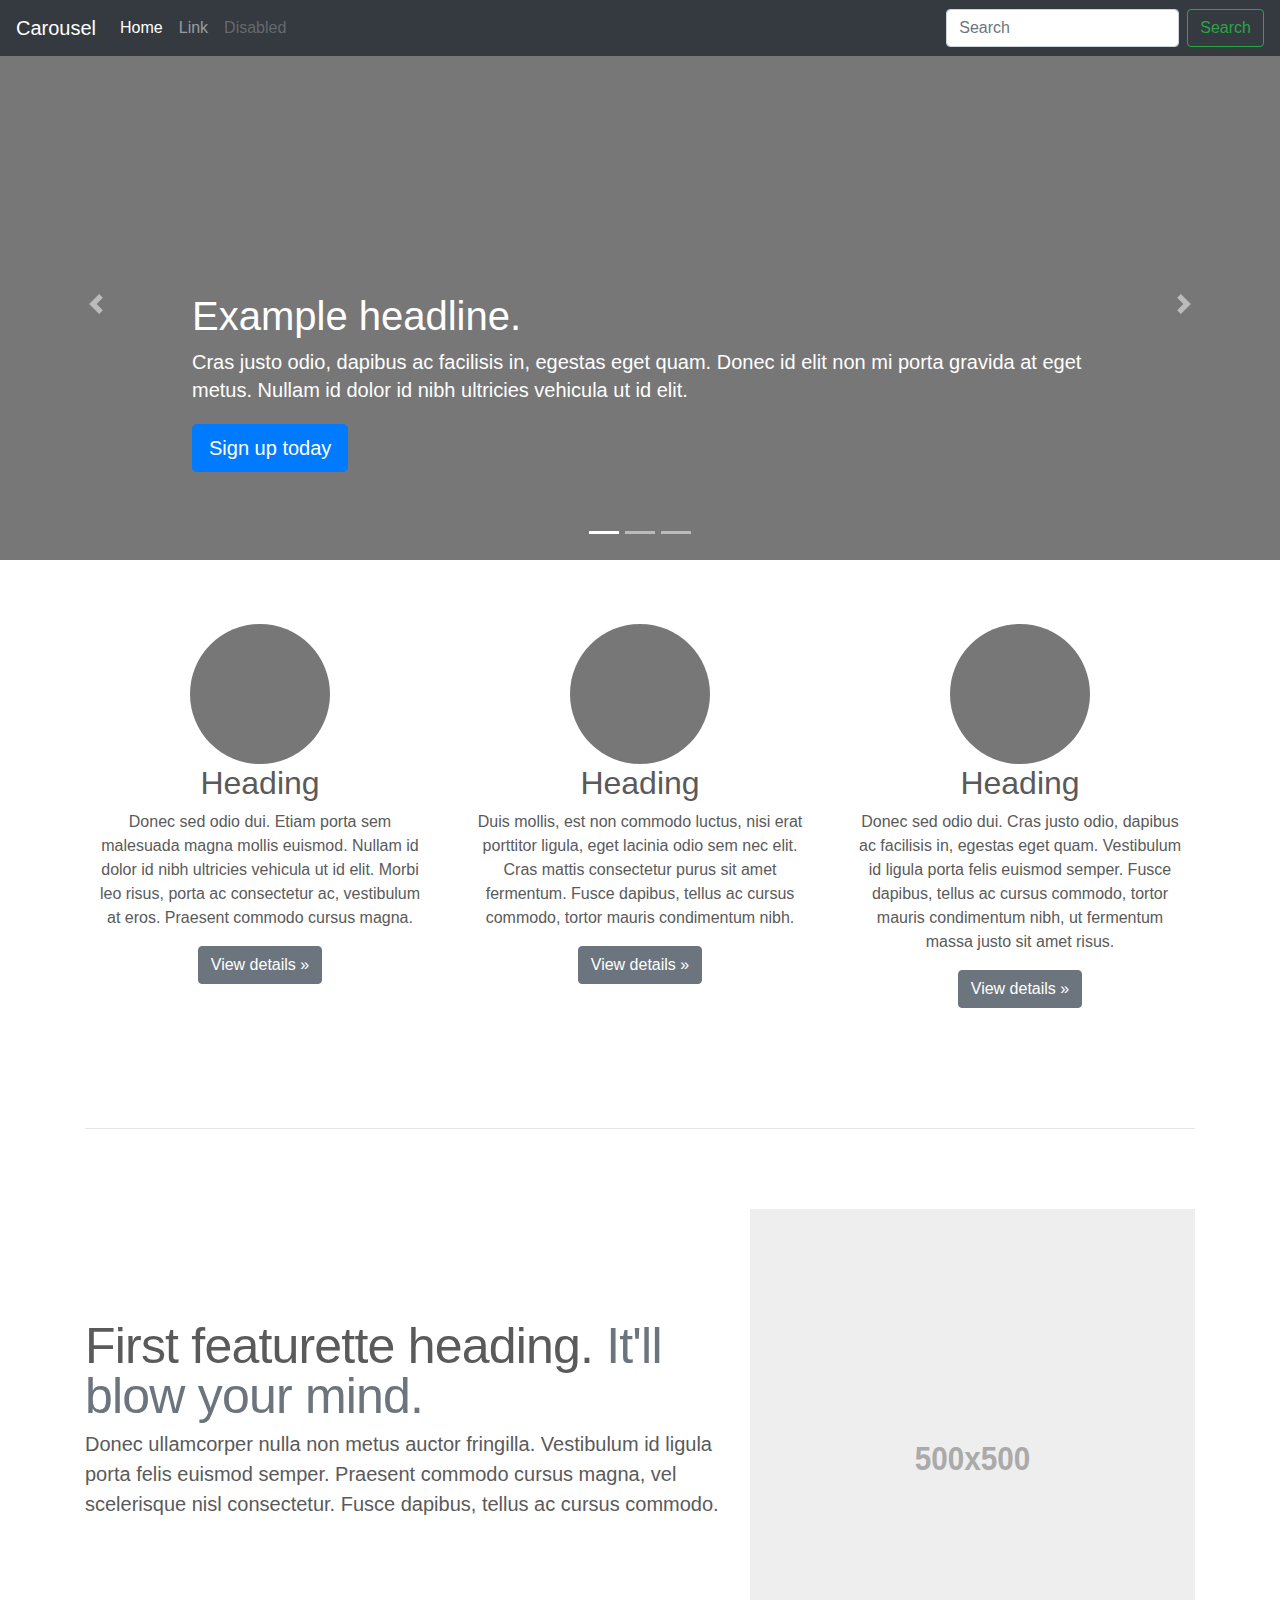
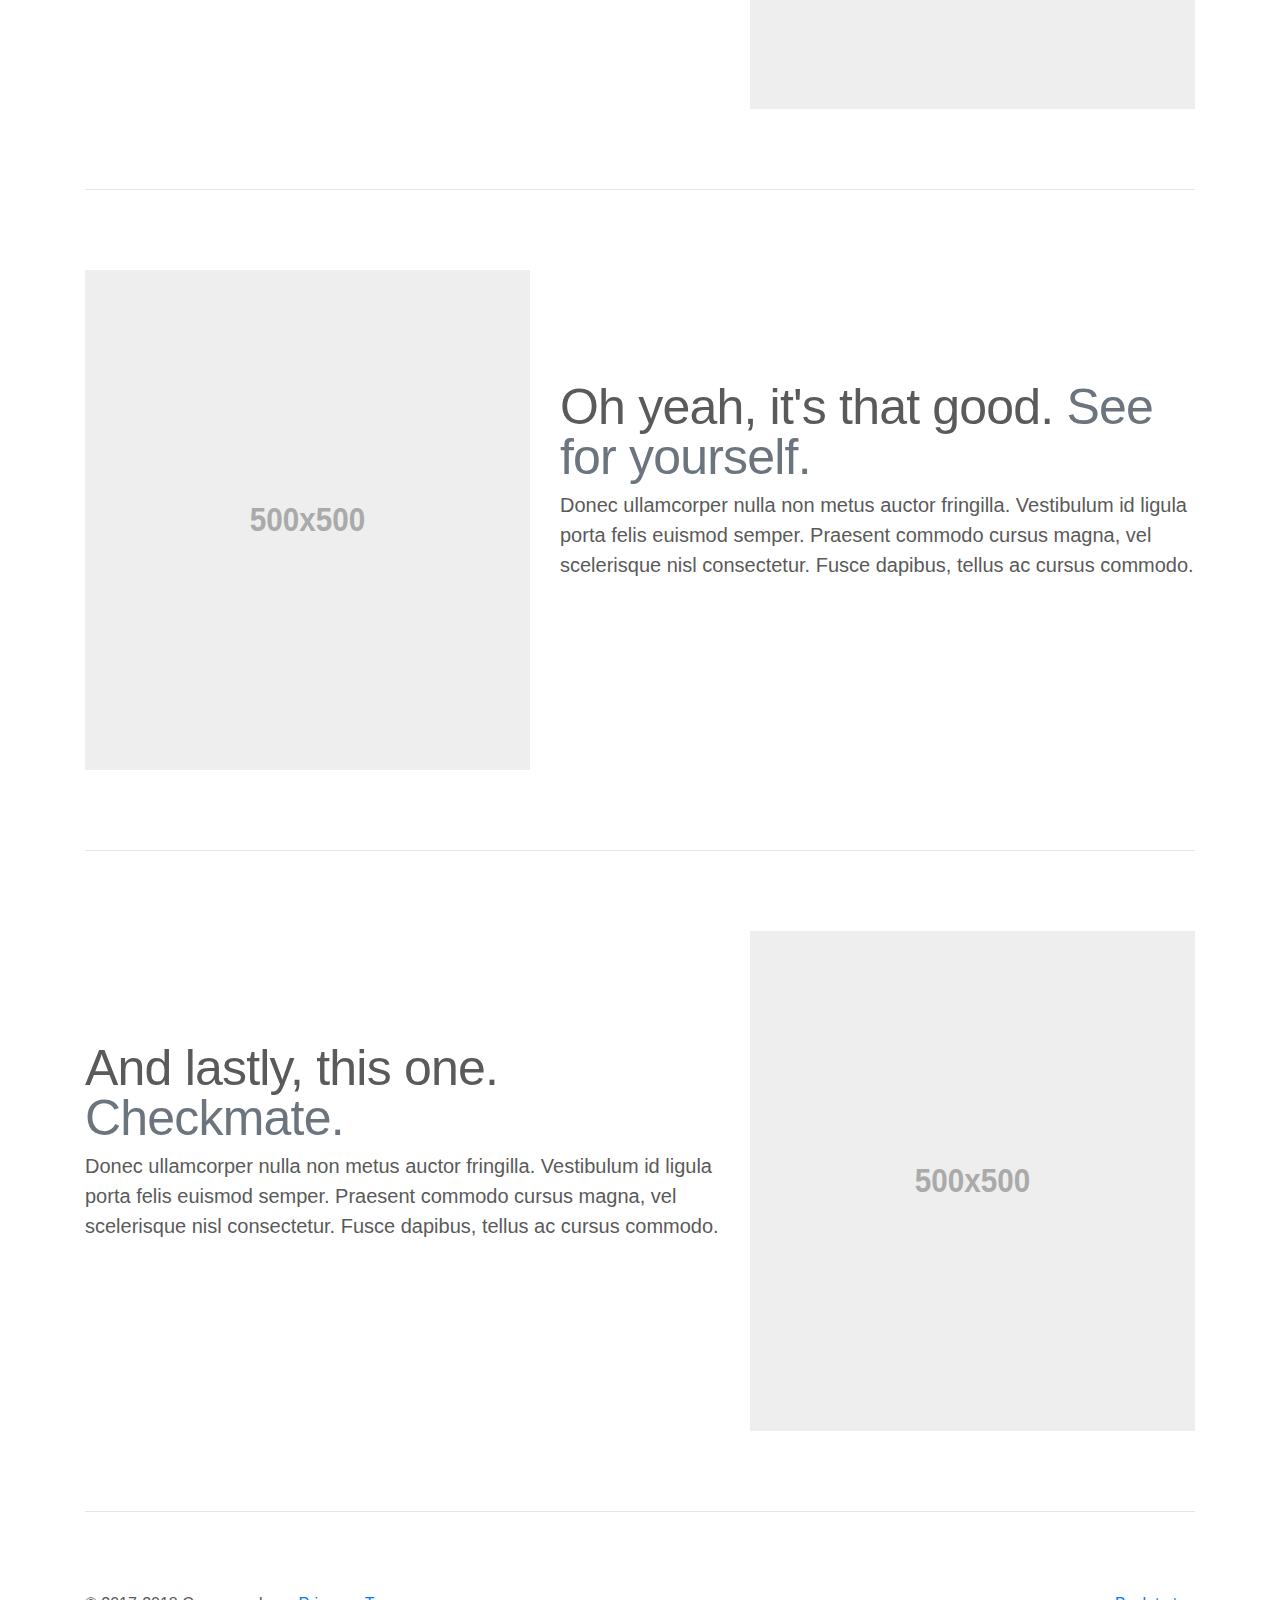
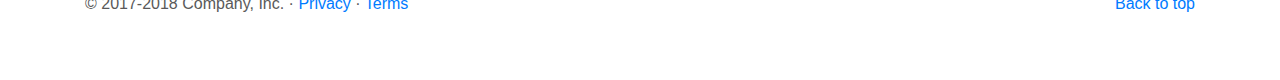
<file: bootstrap-4.0.0/docs/4.0/examples/carousel/index.html>
<!doctype html>
<html lang="en">
  <head>
    <meta charset="utf-8">
    <meta name="viewport" content="width=device-width, initial-scale=1, shrink-to-fit=no">
    <meta name="description" content="">
    <meta name="author" content="">
    <link rel="icon" href="../../../../favicon.ico">

    <title>Carousel Template for Bootstrap</title>

    <!-- Bootstrap core CSS -->
    <link href="../../../../dist/css/bootstrap.min.css" rel="stylesheet">

    <!-- Custom styles for this template -->
    <link href="carousel.css" rel="stylesheet">
  </head>
  <body>

    <header>
      <nav class="navbar navbar-expand-md navbar-dark fixed-top bg-dark">
        <a class="navbar-brand" href="#">Carousel</a>
        <button class="navbar-toggler" type="button" data-toggle="collapse" data-target="#navbarCollapse" aria-controls="navbarCollapse" aria-expanded="false" aria-label="Toggle navigation">
          <span class="navbar-toggler-icon"></span>
        </button>
        <div class="collapse navbar-collapse" id="navbarCollapse">
          <ul class="navbar-nav mr-auto">
            <li class="nav-item active">
              <a class="nav-link" href="#">Home <span class="sr-only">(current)</span></a>
            </li>
            <li class="nav-item">
              <a class="nav-link" href="#">Link</a>
            </li>
            <li class="nav-item">
              <a class="nav-link disabled" href="#">Disabled</a>
            </li>
          </ul>
          <form class="form-inline mt-2 mt-md-0">
            <input class="form-control mr-sm-2" type="text" placeholder="Search" aria-label="Search">
            <button class="btn btn-outline-success my-2 my-sm-0" type="submit">Search</button>
          </form>
        </div>
      </nav>
    </header>

    <main role="main">

      <div id="myCarousel" class="carousel slide" data-ride="carousel">
        <ol class="carousel-indicators">
          <li data-target="#myCarousel" data-slide-to="0" class="active"></li>
          <li data-target="#myCarousel" data-slide-to="1"></li>
          <li data-target="#myCarousel" data-slide-to="2"></li>
        </ol>
        <div class="carousel-inner">
          <div class="carousel-item active">
            <img class="first-slide" src="[data-uri]" alt="First slide">
            <div class="container">
              <div class="carousel-caption text-left">
                <h1>Example headline.</h1>
                <p>Cras justo odio, dapibus ac facilisis in, egestas eget quam. Donec id elit non mi porta gravida at eget metus. Nullam id dolor id nibh ultricies vehicula ut id elit.</p>
                <p><a class="btn btn-lg btn-primary" href="#" role="button">Sign up today</a></p>
              </div>
            </div>
          </div>
          <div class="carousel-item">
            <img class="second-slide" src="[data-uri]" alt="Second slide">
            <div class="container">
              <div class="carousel-caption">
                <h1>Another example headline.</h1>
                <p>Cras justo odio, dapibus ac facilisis in, egestas eget quam. Donec id elit non mi porta gravida at eget metus. Nullam id dolor id nibh ultricies vehicula ut id elit.</p>
                <p><a class="btn btn-lg btn-primary" href="#" role="button">Learn more</a></p>
              </div>
            </div>
          </div>
          <div class="carousel-item">
            <img class="third-slide" src="[data-uri]" alt="Third slide">
            <div class="container">
              <div class="carousel-caption text-right">
                <h1>One more for good measure.</h1>
                <p>Cras justo odio, dapibus ac facilisis in, egestas eget quam. Donec id elit non mi porta gravida at eget metus. Nullam id dolor id nibh ultricies vehicula ut id elit.</p>
                <p><a class="btn btn-lg btn-primary" href="#" role="button">Browse gallery</a></p>
              </div>
            </div>
          </div>
        </div>
        <a class="carousel-control-prev" href="#myCarousel" role="button" data-slide="prev">
          <span class="carousel-control-prev-icon" aria-hidden="true"></span>
          <span class="sr-only">Previous</span>
        </a>
        <a class="carousel-control-next" href="#myCarousel" role="button" data-slide="next">
          <span class="carousel-control-next-icon" aria-hidden="true"></span>
          <span class="sr-only">Next</span>
        </a>
      </div>


      <!-- Marketing messaging and featurettes
      ================================================== -->
      <!-- Wrap the rest of the page in another container to center all the content. -->

      <div class="container marketing">

        <!-- Three columns of text below the carousel -->
        <div class="row">
          <div class="col-lg-4">
            <img class="rounded-circle" src="[data-uri]" alt="Generic placeholder image" width="140" height="140">
            <h2>Heading</h2>
            <p>Donec sed odio dui. Etiam porta sem malesuada magna mollis euismod. Nullam id dolor id nibh ultricies vehicula ut id elit. Morbi leo risus, porta ac consectetur ac, vestibulum at eros. Praesent commodo cursus magna.</p>
            <p><a class="btn btn-secondary" href="#" role="button">View details &raquo;</a></p>
          </div><!-- /.col-lg-4 -->
          <div class="col-lg-4">
            <img class="rounded-circle" src="[data-uri]" alt="Generic placeholder image" width="140" height="140">
            <h2>Heading</h2>
            <p>Duis mollis, est non commodo luctus, nisi erat porttitor ligula, eget lacinia odio sem nec elit. Cras mattis consectetur purus sit amet fermentum. Fusce dapibus, tellus ac cursus commodo, tortor mauris condimentum nibh.</p>
            <p><a class="btn btn-secondary" href="#" role="button">View details &raquo;</a></p>
          </div><!-- /.col-lg-4 -->
          <div class="col-lg-4">
            <img class="rounded-circle" src="[data-uri]" alt="Generic placeholder image" width="140" height="140">
            <h2>Heading</h2>
            <p>Donec sed odio dui. Cras justo odio, dapibus ac facilisis in, egestas eget quam. Vestibulum id ligula porta felis euismod semper. Fusce dapibus, tellus ac cursus commodo, tortor mauris condimentum nibh, ut fermentum massa justo sit amet risus.</p>
            <p><a class="btn btn-secondary" href="#" role="button">View details &raquo;</a></p>
          </div><!-- /.col-lg-4 -->
        </div><!-- /.row -->


        <!-- START THE FEATURETTES -->

        <hr class="featurette-divider">

        <div class="row featurette">
          <div class="col-md-7">
            <h2 class="featurette-heading">First featurette heading. <span class="text-muted">It'll blow your mind.</span></h2>
            <p class="lead">Donec ullamcorper nulla non metus auctor fringilla. Vestibulum id ligula porta felis euismod semper. Praesent commodo cursus magna, vel scelerisque nisl consectetur. Fusce dapibus, tellus ac cursus commodo.</p>
          </div>
          <div class="col-md-5">
            <img class="featurette-image img-fluid mx-auto" data-src="holder.js/500x500/auto" alt="Generic placeholder image">
          </div>
        </div>

        <hr class="featurette-divider">

        <div class="row featurette">
          <div class="col-md-7 order-md-2">
            <h2 class="featurette-heading">Oh yeah, it's that good. <span class="text-muted">See for yourself.</span></h2>
            <p class="lead">Donec ullamcorper nulla non metus auctor fringilla. Vestibulum id ligula porta felis euismod semper. Praesent commodo cursus magna, vel scelerisque nisl consectetur. Fusce dapibus, tellus ac cursus commodo.</p>
          </div>
          <div class="col-md-5 order-md-1">
            <img class="featurette-image img-fluid mx-auto" data-src="holder.js/500x500/auto" alt="Generic placeholder image">
          </div>
        </div>

        <hr class="featurette-divider">

        <div class="row featurette">
          <div class="col-md-7">
            <h2 class="featurette-heading">And lastly, this one. <span class="text-muted">Checkmate.</span></h2>
            <p class="lead">Donec ullamcorper nulla non metus auctor fringilla. Vestibulum id ligula porta felis euismod semper. Praesent commodo cursus magna, vel scelerisque nisl consectetur. Fusce dapibus, tellus ac cursus commodo.</p>
          </div>
          <div class="col-md-5">
            <img class="featurette-image img-fluid mx-auto" data-src="holder.js/500x500/auto" alt="Generic placeholder image">
          </div>
        </div>

        <hr class="featurette-divider">

        <!-- /END THE FEATURETTES -->

      </div><!-- /.container -->


      <!-- FOOTER -->
      <footer class="container">
        <p class="float-right"><a href="#">Back to top</a></p>
        <p>&copy; 2017-2018 Company, Inc. &middot; <a href="#">Privacy</a> &middot; <a href="#">Terms</a></p>
      </footer>
    </main>

    <!-- Bootstrap core JavaScript
    ================================================== -->
    <!-- Placed at the end of the document so the pages load faster -->
    <script src="https://code.jquery.com/jquery-3.2.1.slim.min.js" integrity="sha384-KJ3o2DKtIkvYIK3UENzmM7KCkRr/rE9/Qpg6aAZGJwFDMVNA/GpGFF93hXpG5KkN" crossorigin="anonymous"></script>
    <script>window.jQuery || document.write('<script src="../../../../assets/js/vendor/jquery-slim.min.js"><\/script>')</script>
    <script src="../../../../assets/js/vendor/popper.min.js"></script>
    <script src="../../../../dist/js/bootstrap.min.js"></script>
    <!-- Just to make our placeholder images work. Don't actually copy the next line! -->
    <script src="../../../../assets/js/vendor/holder.min.js"></script>
  </body>
</html>
</file>
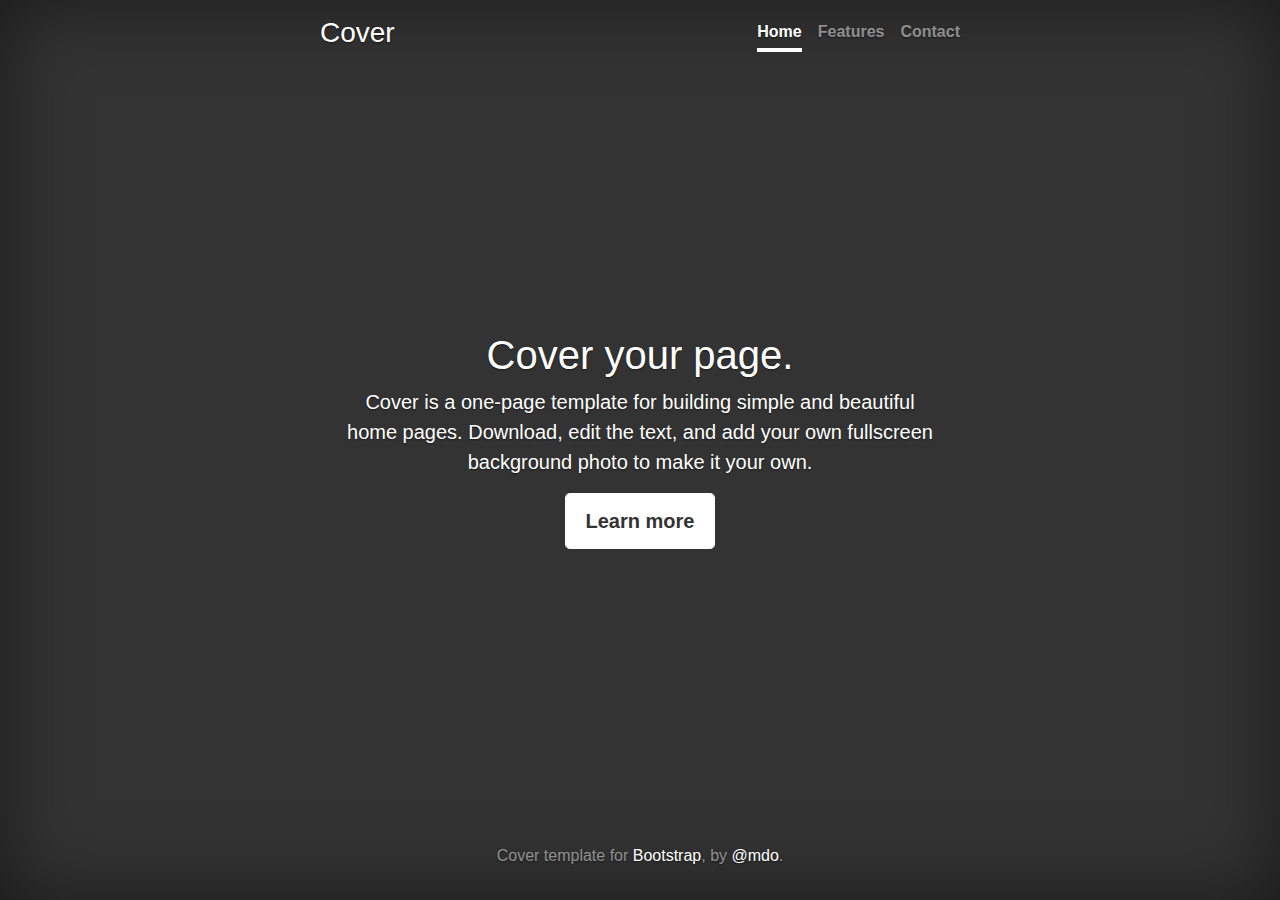
<file: bootstrap-4.0.0/docs/4.0/examples/cover/index.html>
<!doctype html>
<html lang="en">
  <head>
    <meta charset="utf-8">
    <meta name="viewport" content="width=device-width, initial-scale=1, shrink-to-fit=no">
    <meta name="description" content="">
    <meta name="author" content="">
    <link rel="icon" href="../../../../favicon.ico">

    <title>Cover Template for Bootstrap</title>

    <!-- Bootstrap core CSS -->
    <link href="../../../../dist/css/bootstrap.min.css" rel="stylesheet">

    <!-- Custom styles for this template -->
    <link href="cover.css" rel="stylesheet">
  </head>

  <body class="text-center">

    <div class="cover-container d-flex h-100 p-3 mx-auto flex-column">
      <header class="masthead mb-auto">
        <div class="inner">
          <h3 class="masthead-brand">Cover</h3>
          <nav class="nav nav-masthead justify-content-center">
            <a class="nav-link active" href="#">Home</a>
            <a class="nav-link" href="#">Features</a>
            <a class="nav-link" href="#">Contact</a>
          </nav>
        </div>
      </header>

      <main role="main" class="inner cover">
        <h1 class="cover-heading">Cover your page.</h1>
        <p class="lead">Cover is a one-page template for building simple and beautiful home pages. Download, edit the text, and add your own fullscreen background photo to make it your own.</p>
        <p class="lead">
          <a href="#" class="btn btn-lg btn-secondary">Learn more</a>
        </p>
      </main>

      <footer class="mastfoot mt-auto">
        <div class="inner">
          <p>Cover template for <a href="https://getbootstrap.com/">Bootstrap</a>, by <a href="https://twitter.com/mdo">@mdo</a>.</p>
        </div>
      </footer>
    </div>


    <!-- Bootstrap core JavaScript
    ================================================== -->
    <!-- Placed at the end of the document so the pages load faster -->
    <script src="https://code.jquery.com/jquery-3.2.1.slim.min.js" integrity="sha384-KJ3o2DKtIkvYIK3UENzmM7KCkRr/rE9/Qpg6aAZGJwFDMVNA/GpGFF93hXpG5KkN" crossorigin="anonymous"></script>
    <script>window.jQuery || document.write('<script src="../../../../assets/js/vendor/jquery-slim.min.js"><\/script>')</script>
    <script src="../../../../assets/js/vendor/popper.min.js"></script>
    <script src="../../../../dist/js/bootstrap.min.js"></script>
  </body>
</html>
</file>
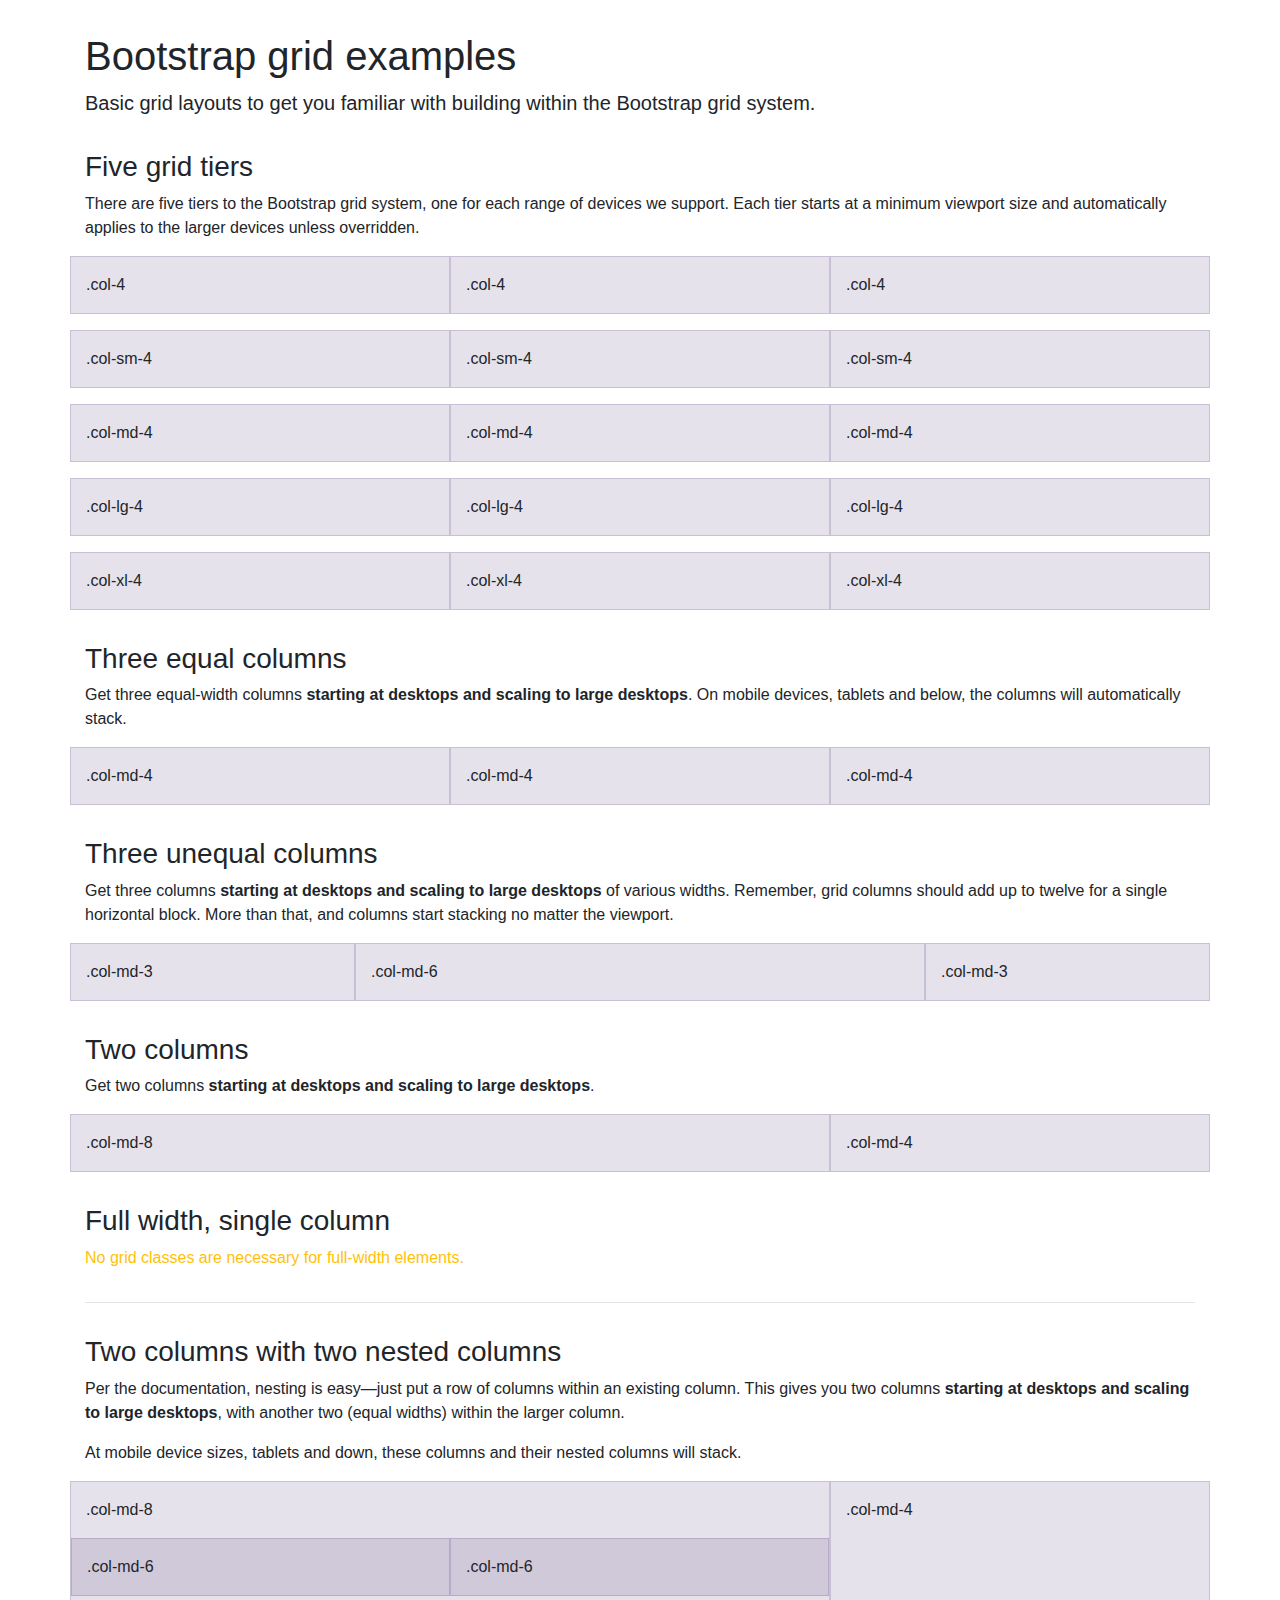
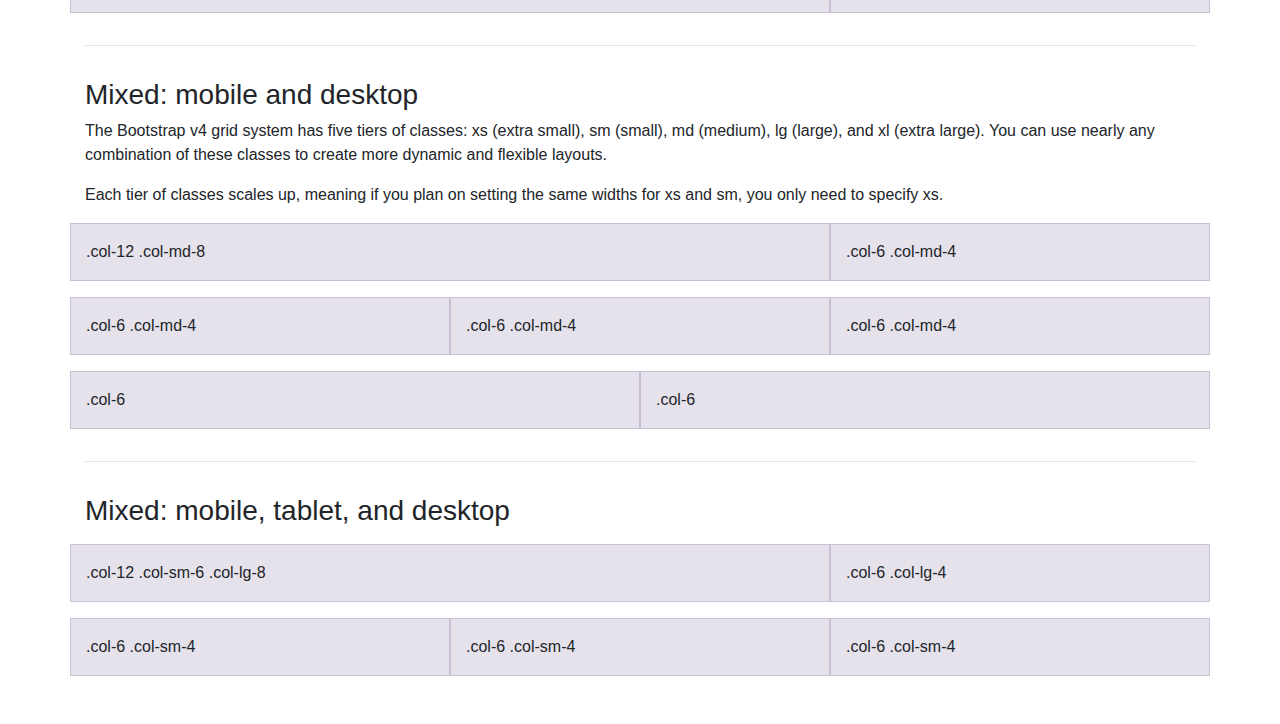
<file: bootstrap-4.0.0/docs/4.0/examples/grid/index.html>
<!doctype html>
<html lang="en">
  <head>
    <meta charset="utf-8">
    <meta name="viewport" content="width=device-width, initial-scale=1, shrink-to-fit=no">
    <meta name="description" content="">
    <meta name="author" content="">
    <link rel="icon" href="../../../../favicon.ico">

    <title>Grid Template for Bootstrap</title>

    <!-- Bootstrap core CSS -->
    <link href="../../../../dist/css/bootstrap.min.css" rel="stylesheet">

    <!-- Custom styles for this template -->
    <link href="grid.css" rel="stylesheet">
  </head>

  <body>
    <div class="container">

      <h1>Bootstrap grid examples</h1>
      <p class="lead">Basic grid layouts to get you familiar with building within the Bootstrap grid system.</p>

      <h3>Five grid tiers</h3>
      <p>There are five tiers to the Bootstrap grid system, one for each range of devices we support. Each tier starts at a minimum viewport size and automatically applies to the larger devices unless overridden.</p>

      <div class="row">
        <div class="col-4">.col-4</div>
        <div class="col-4">.col-4</div>
        <div class="col-4">.col-4</div>
      </div>

      <div class="row">
        <div class="col-sm-4">.col-sm-4</div>
        <div class="col-sm-4">.col-sm-4</div>
        <div class="col-sm-4">.col-sm-4</div>
      </div>

      <div class="row">
        <div class="col-md-4">.col-md-4</div>
        <div class="col-md-4">.col-md-4</div>
        <div class="col-md-4">.col-md-4</div>
      </div>

      <div class="row">
        <div class="col-lg-4">.col-lg-4</div>
        <div class="col-lg-4">.col-lg-4</div>
        <div class="col-lg-4">.col-lg-4</div>
      </div>

      <div class="row">
        <div class="col-xl-4">.col-xl-4</div>
        <div class="col-xl-4">.col-xl-4</div>
        <div class="col-xl-4">.col-xl-4</div>
      </div>

      <h3>Three equal columns</h3>
      <p>Get three equal-width columns <strong>starting at desktops and scaling to large desktops</strong>. On mobile devices, tablets and below, the columns will automatically stack.</p>
      <div class="row">
        <div class="col-md-4">.col-md-4</div>
        <div class="col-md-4">.col-md-4</div>
        <div class="col-md-4">.col-md-4</div>
      </div>

      <h3>Three unequal columns</h3>
      <p>Get three columns <strong>starting at desktops and scaling to large desktops</strong> of various widths. Remember, grid columns should add up to twelve for a single horizontal block. More than that, and columns start stacking no matter the viewport.</p>
      <div class="row">
        <div class="col-md-3">.col-md-3</div>
        <div class="col-md-6">.col-md-6</div>
        <div class="col-md-3">.col-md-3</div>
      </div>

      <h3>Two columns</h3>
      <p>Get two columns <strong>starting at desktops and scaling to large desktops</strong>.</p>
      <div class="row">
        <div class="col-md-8">.col-md-8</div>
        <div class="col-md-4">.col-md-4</div>
      </div>

      <h3>Full width, single column</h3>
      <p class="text-warning">No grid classes are necessary for full-width elements.</p>

      <hr>

      <h3>Two columns with two nested columns</h3>
      <p>Per the documentation, nesting is easy—just put a row of columns within an existing column. This gives you two columns <strong>starting at desktops and scaling to large desktops</strong>, with another two (equal widths) within the larger column.</p>
      <p>At mobile device sizes, tablets and down, these columns and their nested columns will stack.</p>
      <div class="row">
        <div class="col-md-8">
          .col-md-8
          <div class="row">
            <div class="col-md-6">.col-md-6</div>
            <div class="col-md-6">.col-md-6</div>
          </div>
        </div>
        <div class="col-md-4">.col-md-4</div>
      </div>

      <hr>

      <h3>Mixed: mobile and desktop</h3>
      <p>The Bootstrap v4 grid system has five tiers of classes: xs (extra small), sm (small), md (medium), lg (large), and xl (extra large). You can use nearly any combination of these classes to create more dynamic and flexible layouts.</p>
      <p>Each tier of classes scales up, meaning if you plan on setting the same widths for xs and sm, you only need to specify xs.</p>
      <div class="row">
        <div class="col-12 col-md-8">.col-12 .col-md-8</div>
        <div class="col-6 col-md-4">.col-6 .col-md-4</div>
      </div>
      <div class="row">
        <div class="col-6 col-md-4">.col-6 .col-md-4</div>
        <div class="col-6 col-md-4">.col-6 .col-md-4</div>
        <div class="col-6 col-md-4">.col-6 .col-md-4</div>
      </div>
      <div class="row">
        <div class="col-6">.col-6</div>
        <div class="col-6">.col-6</div>
      </div>

      <hr>

      <h3>Mixed: mobile, tablet, and desktop</h3>
      <p></p>
      <div class="row">
        <div class="col-12 col-sm-6 col-lg-8">.col-12 .col-sm-6 .col-lg-8</div>
        <div class="col-6 col-lg-4">.col-6 .col-lg-4</div>
      </div>
      <div class="row">
        <div class="col-6 col-sm-4">.col-6 .col-sm-4</div>
        <div class="col-6 col-sm-4">.col-6 .col-sm-4</div>
        <div class="col-6 col-sm-4">.col-6 .col-sm-4</div>
      </div>

    </div> <!-- /container -->
  </body>
</html>
</file>
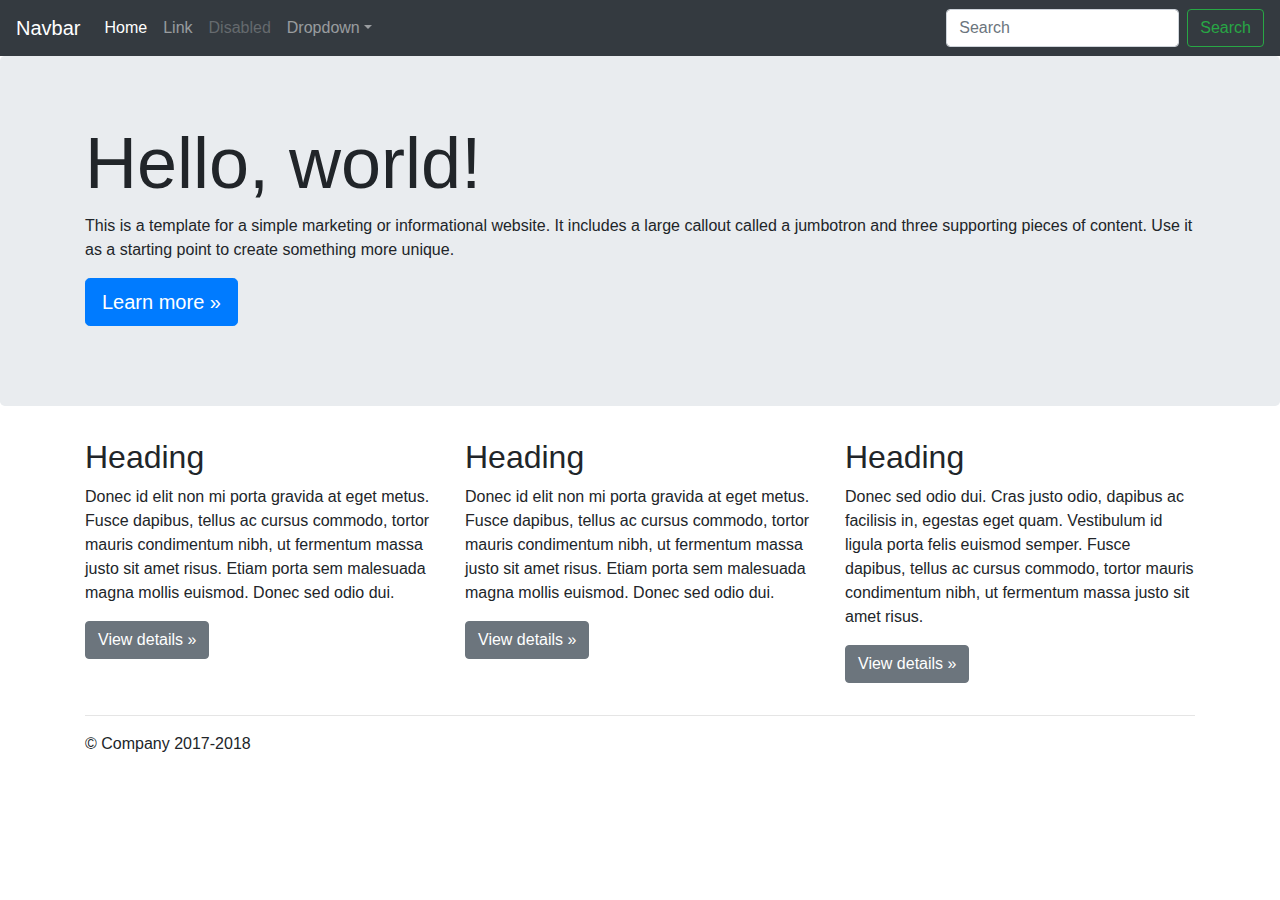
<file: bootstrap-4.0.0/docs/4.0/examples/jumbotron/index.html>
<!doctype html>
<html lang="en">
  <head>
    <meta charset="utf-8">
    <meta name="viewport" content="width=device-width, initial-scale=1, shrink-to-fit=no">
    <meta name="description" content="">
    <meta name="author" content="">
    <link rel="icon" href="../../../../favicon.ico">

    <title>Jumbotron Template for Bootstrap</title>

    <!-- Bootstrap core CSS -->
    <link href="../../../../dist/css/bootstrap.min.css" rel="stylesheet">

    <!-- Custom styles for this template -->
    <link href="jumbotron.css" rel="stylesheet">
  </head>

  <body>

    <nav class="navbar navbar-expand-md navbar-dark fixed-top bg-dark">
      <a class="navbar-brand" href="#">Navbar</a>
      <button class="navbar-toggler" type="button" data-toggle="collapse" data-target="#navbarsExampleDefault" aria-controls="navbarsExampleDefault" aria-expanded="false" aria-label="Toggle navigation">
        <span class="navbar-toggler-icon"></span>
      </button>

      <div class="collapse navbar-collapse" id="navbarsExampleDefault">
        <ul class="navbar-nav mr-auto">
          <li class="nav-item active">
            <a class="nav-link" href="#">Home <span class="sr-only">(current)</span></a>
          </li>
          <li class="nav-item">
            <a class="nav-link" href="#">Link</a>
          </li>
          <li class="nav-item">
            <a class="nav-link disabled" href="#">Disabled</a>
          </li>
          <li class="nav-item dropdown">
            <a class="nav-link dropdown-toggle" href="http://example.com" id="dropdown01" data-toggle="dropdown" aria-haspopup="true" aria-expanded="false">Dropdown</a>
            <div class="dropdown-menu" aria-labelledby="dropdown01">
              <a class="dropdown-item" href="#">Action</a>
              <a class="dropdown-item" href="#">Another action</a>
              <a class="dropdown-item" href="#">Something else here</a>
            </div>
          </li>
        </ul>
        <form class="form-inline my-2 my-lg-0">
          <input class="form-control mr-sm-2" type="text" placeholder="Search" aria-label="Search">
          <button class="btn btn-outline-success my-2 my-sm-0" type="submit">Search</button>
        </form>
      </div>
    </nav>

    <main role="main">

      <!-- Main jumbotron for a primary marketing message or call to action -->
      <div class="jumbotron">
        <div class="container">
          <h1 class="display-3">Hello, world!</h1>
          <p>This is a template for a simple marketing or informational website. It includes a large callout called a jumbotron and three supporting pieces of content. Use it as a starting point to create something more unique.</p>
          <p><a class="btn btn-primary btn-lg" href="#" role="button">Learn more &raquo;</a></p>
        </div>
      </div>

      <div class="container">
        <!-- Example row of columns -->
        <div class="row">
          <div class="col-md-4">
            <h2>Heading</h2>
            <p>Donec id elit non mi porta gravida at eget metus. Fusce dapibus, tellus ac cursus commodo, tortor mauris condimentum nibh, ut fermentum massa justo sit amet risus. Etiam porta sem malesuada magna mollis euismod. Donec sed odio dui. </p>
            <p><a class="btn btn-secondary" href="#" role="button">View details &raquo;</a></p>
          </div>
          <div class="col-md-4">
            <h2>Heading</h2>
            <p>Donec id elit non mi porta gravida at eget metus. Fusce dapibus, tellus ac cursus commodo, tortor mauris condimentum nibh, ut fermentum massa justo sit amet risus. Etiam porta sem malesuada magna mollis euismod. Donec sed odio dui. </p>
            <p><a class="btn btn-secondary" href="#" role="button">View details &raquo;</a></p>
          </div>
          <div class="col-md-4">
            <h2>Heading</h2>
            <p>Donec sed odio dui. Cras justo odio, dapibus ac facilisis in, egestas eget quam. Vestibulum id ligula porta felis euismod semper. Fusce dapibus, tellus ac cursus commodo, tortor mauris condimentum nibh, ut fermentum massa justo sit amet risus.</p>
            <p><a class="btn btn-secondary" href="#" role="button">View details &raquo;</a></p>
          </div>
        </div>

        <hr>

      </div> <!-- /container -->

    </main>

    <footer class="container">
      <p>&copy; Company 2017-2018</p>
    </footer>

    <!-- Bootstrap core JavaScript
    ================================================== -->
    <!-- Placed at the end of the document so the pages load faster -->
    <script src="https://code.jquery.com/jquery-3.2.1.slim.min.js" integrity="sha384-KJ3o2DKtIkvYIK3UENzmM7KCkRr/rE9/Qpg6aAZGJwFDMVNA/GpGFF93hXpG5KkN" crossorigin="anonymous"></script>
    <script>window.jQuery || document.write('<script src="../../../../assets/js/vendor/jquery-slim.min.js"><\/script>')</script>
    <script src="../../../../assets/js/vendor/popper.min.js"></script>
    <script src="../../../../dist/js/bootstrap.min.js"></script>
  </body>
</html>
</file>
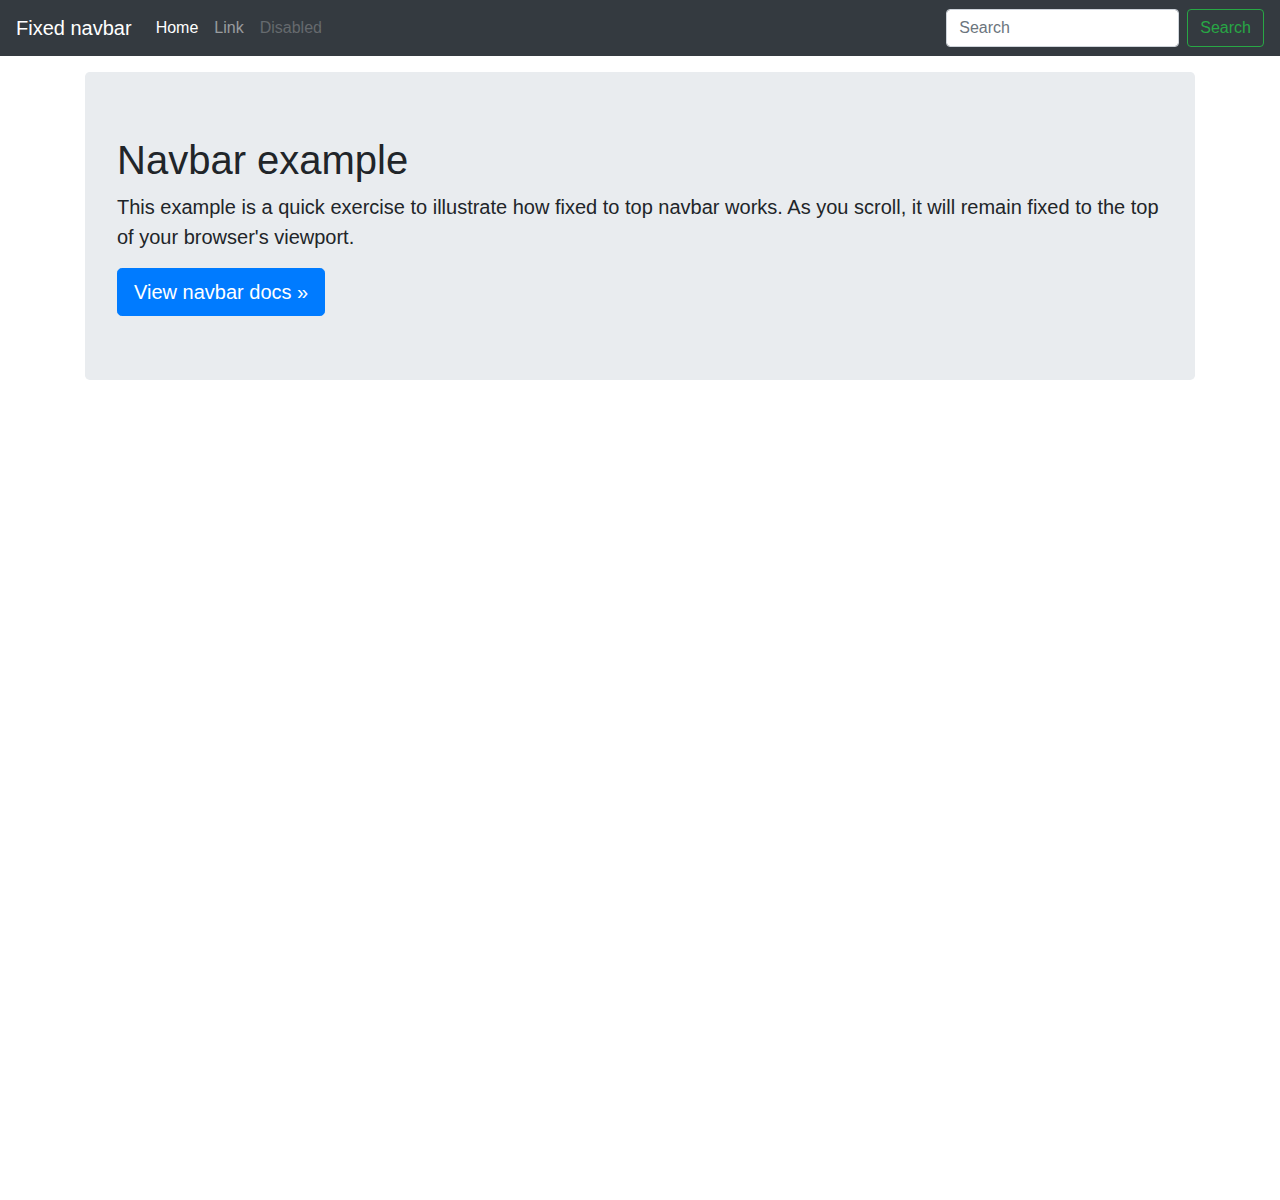
<file: bootstrap-4.0.0/docs/4.0/examples/navbar-fixed/index.html>
<!doctype html>
<html lang="en">
  <head>
    <meta charset="utf-8">
    <meta name="viewport" content="width=device-width, initial-scale=1, shrink-to-fit=no">
    <meta name="description" content="">
    <meta name="author" content="">
    <link rel="icon" href="../../../../favicon.ico">

    <title>Fixed top navbar example for Bootstrap</title>

    <!-- Bootstrap core CSS -->
    <link href="../../../../dist/css/bootstrap.min.css" rel="stylesheet">

    <!-- Custom styles for this template -->
    <link href="navbar-top-fixed.css" rel="stylesheet">
  </head>

  <body>

    <nav class="navbar navbar-expand-md navbar-dark fixed-top bg-dark">
      <a class="navbar-brand" href="#">Fixed navbar</a>
      <button class="navbar-toggler" type="button" data-toggle="collapse" data-target="#navbarCollapse" aria-controls="navbarCollapse" aria-expanded="false" aria-label="Toggle navigation">
        <span class="navbar-toggler-icon"></span>
      </button>
      <div class="collapse navbar-collapse" id="navbarCollapse">
        <ul class="navbar-nav mr-auto">
          <li class="nav-item active">
            <a class="nav-link" href="#">Home <span class="sr-only">(current)</span></a>
          </li>
          <li class="nav-item">
            <a class="nav-link" href="#">Link</a>
          </li>
          <li class="nav-item">
            <a class="nav-link disabled" href="#">Disabled</a>
          </li>
        </ul>
        <form class="form-inline mt-2 mt-md-0">
          <input class="form-control mr-sm-2" type="text" placeholder="Search" aria-label="Search">
          <button class="btn btn-outline-success my-2 my-sm-0" type="submit">Search</button>
        </form>
      </div>
    </nav>

    <main role="main" class="container">
      <div class="jumbotron">
        <h1>Navbar example</h1>
        <p class="lead">This example is a quick exercise to illustrate how fixed to top navbar works. As you scroll, it will remain fixed to the top of your browser's viewport.</p>
        <a class="btn btn-lg btn-primary" href="../../components/navbar/" role="button">View navbar docs &raquo;</a>
      </div>
    </main>

    <!-- Bootstrap core JavaScript
    ================================================== -->
    <!-- Placed at the end of the document so the pages load faster -->
    <script src="https://code.jquery.com/jquery-3.2.1.slim.min.js" integrity="sha384-KJ3o2DKtIkvYIK3UENzmM7KCkRr/rE9/Qpg6aAZGJwFDMVNA/GpGFF93hXpG5KkN" crossorigin="anonymous"></script>
    <script>window.jQuery || document.write('<script src="../../../../assets/js/vendor/jquery-slim.min.js"><\/script>')</script>
    <script src="../../../../assets/js/vendor/popper.min.js"></script>
    <script src="../../../../dist/js/bootstrap.min.js"></script>
  </body>
</html>
</file>
<file: index.css>
.body
{
	font-family: 'Inconsolata', monospace;
}
.modal
{
	font-family: 'Inconsolata', monospace;
	text-align: center !important;
	user-select: none;
}
.modal-content
{
	background-color: #EFEFEF !important;
}
.modal-header
{
	border: none !important;
	padding-bottom: 0px !important;
}
.modal-body
{
	font-size: 1.1em;
	font-weight: bold;
}
.modal-footer
{
	border: none !important;
}
.button btn-danger
{
	font-size: 0.9em;
}
a
{
	color: black !important;
	text-decoration: underline !important;
}
.input-group-text
{
	align-items: normal !important;
	border: 0px !important;
	margin-left: 5px !important;
	margin-right: 10px !important;
	padding: 0px !important;
}
.zip:focus
{
	outline: 0 !important;
}
.close:focus
{
	outline: 0 !important;
}
#SubscribeBtn
{
	position: fixed;
	right: 5vh;
	top: 1vh;
	z-index: 2;
}
.image
{
	height: 100vh;
	width: 100vw;
}
.affix
{
	top: 0;
	width: 100%;
	z-index: 9999 !important;
}
.affix + .container-fluid
{
	padding-top: 70px;
}
.slideanim
{
	visibility: hidden;
}
.slide
{
	animation-duration: 1s;
	animation-name: slide;
	visibility: visible;
	webkit-animation-duration: 1s;
	webkit-animation-name: slide;
}
.panel
{
	border: 1px solid #green;
	border-radius: 0 !important;
	transition: box-shadow 0.5s;
}
.panel:hover
{
	box-shadow: 5px 0px 40px rgba(0,0,0, .2);
}
.panel-footer .btn:hover
{
	background-color: #fff !important;
	border: 1px solid #4CAF50;
	color: #4CAF50;
}
.panel-heading
{
	background-color: #4CAF50 !important;
	border-bottom: 1px solid solid;
	border-bottom-left-radius: 0px;
	border-bottom-right-radius: 0px;
	border-top-left-radius: 0px;
	border-top-right-radius: 0px;
	color: #fff !important;
	padding: 25px;
}
.panel-footer
{
	background-color: white !important;
}
.panel-footer h3
{
	font-size: 32px;
}
.panel-footer h4
{
	color: #aaa;
	font-size: 14px;
}
.panel-footer .btn
{
	background-color: #4CAF50;
	color: #fff;
	margin: 15px 0;
}
#navbar
{
	background-color: #white;
	border: 0;
	font-family: Montserrat, sans-serif;
	font-size: 12px !important;
	letter-spacing: 4px;
	line-height: 1.42857143 !important;
	margin-bottom: 0;
	overflow: hidden;
	z-index: 9999;
}
#navbar a
{
	color: #white;
	display: block;
	float: left;
	font-size: 17px;
	padding: 14px 16px;
	text-align: center;
	text-decoration: none;
}
#navbar a:hover
{
	background-color: #ddd;
	color: white;
}
#navbar a.active
{
	background-color: #fff;
	color: white;
}
.container
{
	padding: 80px 120px;
}
.carousel-control.right, .carousel-control.left
{
	background-image: none;
	color: #4CAF50;
}
.carousel-indicators li
{
	border-color: #4CAF50;
}
.carousel-indicators li.active
{
	background-color: #4CAF50;
}
.item h4
{
	font-family: 'Inconsolata', monospace;
	font-size: 19px;
	font-style: italic;
	font-weight: 400;
	margin: 70px 0;
	text-align: center !important;
}
.item span
{
	font-style: normal;
}
.textstyle
{
    font-style:italic;
}
@keyframes slide
{
	0%
	{
		opacity: 0;
		transform: translateY(70%);
	}
	100%
	{
		opacity: 1;
		transform: translateY(0%);
	}
}
@-webkit-keyframes slide
{
	0%
	{
		opacity: 0;
		webkit-transform: translateY(70%);
	}
	100%
	{
		opacity: 1;
		webkit-transform: translateY(0%);
	}
}
</file>
<file: bootstrap-4.0.0/docs/4.0/examples/album/album.css>
:root {
  --jumbotron-padding-y: 3rem;
}

.jumbotron {
  padding-top: var(--jumbotron-padding-y);
  padding-bottom: var(--jumbotron-padding-y);
  margin-bottom: 0;
  background-color: #fff;
}
@media (min-width: 768px) {
  .jumbotron {
    padding-top: calc(var(--jumbotron-padding-y) * 2);
    padding-bottom: calc(var(--jumbotron-padding-y) * 2);
  }
}

.jumbotron p:last-child {
  margin-bottom: 0;
}

.jumbotron-heading {
  font-weight: 300;
}

.jumbotron .container {
  max-width: 40rem;
}

footer {
  padding-top: 3rem;
  padding-bottom: 3rem;
}

footer p {
  margin-bottom: .25rem;
}

.box-shadow { box-shadow: 0 .25rem .75rem rgba(0, 0, 0, .05); }
</file>
<file: bootstrap-4.0.0/docs/4.0/examples/blog/blog.css>
/* stylelint-disable selector-list-comma-newline-after */

.blog-header {
  line-height: 1;
  border-bottom: 1px solid #e5e5e5;
}

.blog-header-logo {
  font-family: "Playfair Display", Georgia, "Times New Roman", serif;
  font-size: 2.25rem;
}

.blog-header-logo:hover {
  text-decoration: none;
}

h1, h2, h3, h4, h5, h6 {
  font-family: "Playfair Display", Georgia, "Times New Roman", serif;
}

.display-4 {
  font-size: 2.5rem;
}
@media (min-width: 768px) {
  .display-4 {
    font-size: 3rem;
  }
}

.nav-scroller {
  position: relative;
  z-index: 2;
  height: 2.75rem;
  overflow-y: hidden;
}

.nav-scroller .nav {
  display: -webkit-box;
  display: -ms-flexbox;
  display: flex;
  -ms-flex-wrap: nowrap;
  flex-wrap: nowrap;
  padding-bottom: 1rem;
  margin-top: -1px;
  overflow-x: auto;
  text-align: center;
  white-space: nowrap;
  -webkit-overflow-scrolling: touch;
}

.nav-scroller .nav-link {
  padding-top: .75rem;
  padding-bottom: .75rem;
  font-size: .875rem;
}

.card-img-right {
  height: 100%;
  border-radius: 0 3px 3px 0;
}

.flex-auto {
  -ms-flex: 0 0 auto;
  -webkit-box-flex: 0;
  flex: 0 0 auto;
}

.h-250 { height: 250px; }
@media (min-width: 768px) {
  .h-md-250 { height: 250px; }
}

.border-top { border-top: 1px solid #e5e5e5; }
.border-bottom { border-bottom: 1px solid #e5e5e5; }

.box-shadow { box-shadow: 0 .25rem .75rem rgba(0, 0, 0, .05); }

/*
 * Blog name and description
 */
.blog-title {
  margin-bottom: 0;
  font-size: 2rem;
  font-weight: 400;
}
.blog-description {
  font-size: 1.1rem;
  color: #999;
}

@media (min-width: 40em) {
  .blog-title {
    font-size: 3.5rem;
  }
}

/* Pagination */
.blog-pagination {
  margin-bottom: 4rem;
}
.blog-pagination > .btn {
  border-radius: 2rem;
}

/*
 * Blog posts
 */
.blog-post {
  margin-bottom: 4rem;
}
.blog-post-title {
  margin-bottom: .25rem;
  font-size: 2.5rem;
}
.blog-post-meta {
  margin-bottom: 1.25rem;
  color: #999;
}

/*
 * Footer
 */
.blog-footer {
  padding: 2.5rem 0;
  color: #999;
  text-align: center;
  background-color: #f9f9f9;
  border-top: .05rem solid #e5e5e5;
}
.blog-footer p:last-child {
  margin-bottom: 0;
}
</file>
<file: bootstrap-4.0.0/docs/4.0/examples/carousel/carousel.css>
/* GLOBAL STYLES
-------------------------------------------------- */
/* Padding below the footer and lighter body text */

body {
  padding-top: 3rem;
  padding-bottom: 3rem;
  color: #5a5a5a;
}


/* CUSTOMIZE THE CAROUSEL
-------------------------------------------------- */

/* Carousel base class */
.carousel {
  margin-bottom: 4rem;
}
/* Since positioning the image, we need to help out the caption */
.carousel-caption {
  bottom: 3rem;
  z-index: 10;
}

/* Declare heights because of positioning of img element */
.carousel-item {
  height: 32rem;
  background-color: #777;
}
.carousel-item > img {
  position: absolute;
  top: 0;
  left: 0;
  min-width: 100%;
  height: 32rem;
}


/* MARKETING CONTENT
-------------------------------------------------- */

/* Center align the text within the three columns below the carousel */
.marketing .col-lg-4 {
  margin-bottom: 1.5rem;
  text-align: center;
}
.marketing h2 {
  font-weight: 400;
}
.marketing .col-lg-4 p {
  margin-right: .75rem;
  margin-left: .75rem;
}


/* Featurettes
------------------------- */

.featurette-divider {
  margin: 5rem 0; /* Space out the Bootstrap <hr> more */
}

/* Thin out the marketing headings */
.featurette-heading {
  font-weight: 300;
  line-height: 1;
  letter-spacing: -.05rem;
}


/* RESPONSIVE CSS
-------------------------------------------------- */

@media (min-width: 40em) {
  /* Bump up size of carousel content */
  .carousel-caption p {
    margin-bottom: 1.25rem;
    font-size: 1.25rem;
    line-height: 1.4;
  }

  .featurette-heading {
    font-size: 50px;
  }
}

@media (min-width: 62em) {
  .featurette-heading {
    margin-top: 7rem;
  }
}
</file>
<file: bootstrap-4.0.0/docs/4.0/examples/cover/cover.css>
/*
 * Globals
 */

/* Links */
a,
a:focus,
a:hover {
  color: #fff;
}

/* Custom default button */
.btn-secondary,
.btn-secondary:hover,
.btn-secondary:focus {
  color: #333;
  text-shadow: none; /* Prevent inheritance from `body` */
  background-color: #fff;
  border: .05rem solid #fff;
}


/*
 * Base structure
 */

html,
body {
  height: 100%;
  background-color: #333;
}

body {
  display: -ms-flexbox;
  display: -webkit-box;
  display: flex;
  -ms-flex-pack: center;
  -webkit-box-pack: center;
  justify-content: center;
  color: #fff;
  text-shadow: 0 .05rem .1rem rgba(0, 0, 0, .5);
  box-shadow: inset 0 0 5rem rgba(0, 0, 0, .5);
}

.cover-container {
  max-width: 42em;
}


/*
 * Header
 */
.masthead {
  margin-bottom: 2rem;
}

.masthead-brand {
  margin-bottom: 0;
}

.nav-masthead .nav-link {
  padding: .25rem 0;
  font-weight: 700;
  color: rgba(255, 255, 255, .5);
  background-color: transparent;
  border-bottom: .25rem solid transparent;
}

.nav-masthead .nav-link:hover,
.nav-masthead .nav-link:focus {
  border-bottom-color: rgba(255, 255, 255, .25);
}

.nav-masthead .nav-link + .nav-link {
  margin-left: 1rem;
}

.nav-masthead .active {
  color: #fff;
  border-bottom-color: #fff;
}

@media (min-width: 48em) {
  .masthead-brand {
    float: left;
  }
  .nav-masthead {
    float: right;
  }
}


/*
 * Cover
 */
.cover {
  padding: 0 1.5rem;
}
.cover .btn-lg {
  padding: .75rem 1.25rem;
  font-weight: 700;
}


/*
 * Footer
 */
.mastfoot {
  color: rgba(255, 255, 255, .5);
}
</file>
<file: bootstrap-4.0.0/docs/4.0/examples/grid/grid.css>
body {
  padding-top: 2rem;
  padding-bottom: 2rem;
}

h3 {
  margin-top: 2rem;
}

.row {
  margin-bottom: 1rem;
}
.row .row {
  margin-top: 1rem;
  margin-bottom: 0;
}
[class*="col-"] {
  padding-top: 1rem;
  padding-bottom: 1rem;
  background-color: rgba(86, 61, 124, .15);
  border: 1px solid rgba(86, 61, 124, .2);
}

hr {
  margin-top: 2rem;
  margin-bottom: 2rem;
}
</file>
<file: bootstrap-4.0.0/docs/4.0/examples/jumbotron/jumbotron.css>
/* Move down content because we have a fixed navbar that is 3.5rem tall */
body {
  padding-top: 3.5rem;
}
</file>
<file: bootstrap-4.0.0/docs/4.0/examples/navbar-fixed/navbar-top-fixed.css>
/* Show it is fixed to the top */
body {
  min-height: 75rem;
  padding-top: 4.5rem;
}
</file>
<file: bootstrap-4.0.0/js/tests/vendor/qunit.css>
/*!
 * QUnit 2.4.1
 * https://qunitjs.com/
 *
 * Copyright jQuery Foundation and other contributors
 * Released under the MIT license
 * https://jquery.org/license
 *
 * Date: 2017-10-22T05:12Z
 */

/** Font Family and Sizes */

#qunit-tests, #qunit-header, #qunit-banner, #qunit-testrunner-toolbar, #qunit-filteredTest, #qunit-userAgent, #qunit-testresult {
	font-family: "Helvetica Neue Light", "HelveticaNeue-Light", "Helvetica Neue", Calibri, Helvetica, Arial, sans-serif;
}

#qunit-testrunner-toolbar, #qunit-filteredTest, #qunit-userAgent, #qunit-testresult, #qunit-tests li { font-size: small; }
#qunit-tests { font-size: smaller; }


/** Resets */

#qunit-tests, #qunit-header, #qunit-banner, #qunit-filteredTest, #qunit-userAgent, #qunit-testresult, #qunit-modulefilter {
	margin: 0;
	padding: 0;
}


/** Header (excluding toolbar) */

#qunit-header {
	padding: 0.5em 0 0.5em 1em;

	color: #8699A4;
	background-color: #0D3349;

	font-size: 1.5em;
	line-height: 1em;
	font-weight: 400;

	border-radius: 5px 5px 0 0;
}

#qunit-header a {
	text-decoration: none;
	color: #C2CCD1;
}

#qunit-header a:hover,
#qunit-header a:focus {
	color: #FFF;
}

#qunit-banner {
	height: 5px;
}

#qunit-filteredTest {
	padding: 0.5em 1em 0.5em 1em;
	color: #366097;
	background-color: #F4FF77;
}

#qunit-userAgent {
	padding: 0.5em 1em 0.5em 1em;
	color: #FFF;
	background-color: #2B81AF;
	text-shadow: rgba(0, 0, 0, 0.5) 2px 2px 1px;
}


/** Toolbar */

#qunit-testrunner-toolbar {
	padding: 0.5em 1em 0.5em 1em;
	color: #5E740B;
	background-color: #EEE;
}

#qunit-testrunner-toolbar .clearfix {
	height: 0;
	clear: both;
}

#qunit-testrunner-toolbar label {
	display: inline-block;
}

#qunit-testrunner-toolbar input[type=checkbox],
#qunit-testrunner-toolbar input[type=radio] {
	margin: 3px;
	vertical-align: -2px;
}

#qunit-testrunner-toolbar input[type=text] {
	box-sizing: border-box;
	height: 1.6em;
}

.qunit-url-config,
.qunit-filter,
#qunit-modulefilter {
	display: inline-block;
	line-height: 2.1em;
}

.qunit-filter,
#qunit-modulefilter {
	float: right;
	position: relative;
	margin-left: 1em;
}

.qunit-url-config label {
	margin-right: 0.5em;
}

#qunit-modulefilter-search {
	box-sizing: border-box;
	width: 400px;
}

#qunit-modulefilter-search-container:after {
	position: absolute;
	right: 0.3em;
	content: "\25bc";
	color: black;
}

#qunit-modulefilter-dropdown {
	/* align with #qunit-modulefilter-search */
	box-sizing: border-box;
	width: 400px;
	position: absolute;
	right: 0;
	top: 50%;
	margin-top: 0.8em;

	border: 1px solid #D3D3D3;
	border-top: none;
	border-radius: 0 0 .25em .25em;
	color: #000;
	background-color: #F5F5F5;
	z-index: 99;
}

#qunit-modulefilter-dropdown a {
	color: inherit;
	text-decoration: none;
}

#qunit-modulefilter-dropdown .clickable.checked {
	font-weight: bold;
	color: #000;
	background-color: #D2E0E6;
}

#qunit-modulefilter-dropdown .clickable:hover {
	color: #FFF;
	background-color: #0D3349;
}

#qunit-modulefilter-actions {
	display: block;
	overflow: auto;

	/* align with #qunit-modulefilter-dropdown-list */
	font: smaller/1.5em sans-serif;
}

#qunit-modulefilter-dropdown #qunit-modulefilter-actions > * {
	box-sizing: border-box;
	max-height: 2.8em;
	display: block;
	padding: 0.4em;
}

#qunit-modulefilter-dropdown #qunit-modulefilter-actions > button {
	float: right;
	font: inherit;
}

#qunit-modulefilter-dropdown #qunit-modulefilter-actions > :last-child {
	/* insert padding to align with checkbox margins */
	padding-left: 3px;
}

#qunit-modulefilter-dropdown-list {
	max-height: 200px;
	overflow-y: auto;
	margin: 0;
	border-top: 2px groove threedhighlight;
	padding: 0.4em 0 0;
	font: smaller/1.5em sans-serif;
}

#qunit-modulefilter-dropdown-list li {
	white-space: nowrap;
	overflow: hidden;
	text-overflow: ellipsis;
}

#qunit-modulefilter-dropdown-list .clickable {
	display: block;
	padding-left: 0.15em;
}


/** Tests: Pass/Fail */

#qunit-tests {
	list-style-position: inside;
}

#qunit-tests li {
	padding: 0.4em 1em 0.4em 1em;
	border-bottom: 1px solid #FFF;
	list-style-position: inside;
}

#qunit-tests > li {
	display: none;
}

#qunit-tests li.running,
#qunit-tests li.pass,
#qunit-tests li.fail,
#qunit-tests li.skipped,
#qunit-tests li.aborted {
	display: list-item;
}

#qunit-tests.hidepass {
	position: relative;
}

#qunit-tests.hidepass li.running,
#qunit-tests.hidepass li.pass:not(.todo) {
	visibility: hidden;
	position: absolute;
	width:   0;
	height:  0;
	padding: 0;
	border:  0;
	margin:  0;
}

#qunit-tests li strong {
	cursor: pointer;
}

#qunit-tests li.skipped strong {
	cursor: default;
}

#qunit-tests li a {
	padding: 0.5em;
	color: #C2CCD1;
	text-decoration: none;
}

#qunit-tests li p a {
	padding: 0.25em;
	color: #6B6464;
}
#qunit-tests li a:hover,
#qunit-tests li a:focus {
	color: #000;
}

#qunit-tests li .runtime {
	float: right;
	font-size: smaller;
}

.qunit-assert-list {
	margin-top: 0.5em;
	padding: 0.5em;

	background-color: #FFF;

	border-radius: 5px;
}

.qunit-source {
	margin: 0.6em 0 0.3em;
}

.qunit-collapsed {
	display: none;
}

#qunit-tests table {
	border-collapse: collapse;
	margin-top: 0.2em;
}

#qunit-tests th {
	text-align: right;
	vertical-align: top;
	padding: 0 0.5em 0 0;
}

#qunit-tests td {
	vertical-align: top;
}

#qunit-tests pre {
	margin: 0;
	white-space: pre-wrap;
	word-wrap: break-word;
}

#qunit-tests del {
	color: #374E0C;
	background-color: #E0F2BE;
	text-decoration: none;
}

#qunit-tests ins {
	color: #500;
	background-color: #FFCACA;
	text-decoration: none;
}

/*** Test Counts */

#qunit-tests b.counts                       { color: #000; }
#qunit-tests b.passed                       { color: #5E740B; }
#qunit-tests b.failed                       { color: #710909; }

#qunit-tests li li {
	padding: 5px;
	background-color: #FFF;
	border-bottom: none;
	list-style-position: inside;
}

/*** Passing Styles */

#qunit-tests li li.pass {
	color: #3C510C;
	background-color: #FFF;
	border-left: 10px solid #C6E746;
}

#qunit-tests .pass                          { color: #528CE0; background-color: #D2E0E6; }
#qunit-tests .pass .test-name               { color: #366097; }

#qunit-tests .pass .test-actual,
#qunit-tests .pass .test-expected           { color: #999; }

#qunit-banner.qunit-pass                    { background-color: #C6E746; }

/*** Failing Styles */

#qunit-tests li li.fail {
	color: #710909;
	background-color: #FFF;
	border-left: 10px solid #EE5757;
	white-space: pre;
}

#qunit-tests > li:last-child {
	border-radius: 0 0 5px 5px;
}

#qunit-tests .fail                          { color: #000; background-color: #EE5757; }
#qunit-tests .fail .test-name,
#qunit-tests .fail .module-name             { color: #000; }

#qunit-tests .fail .test-actual             { color: #EE5757; }
#qunit-tests .fail .test-expected           { color: #008000; }

#qunit-banner.qunit-fail                    { background-color: #EE5757; }


/*** Aborted tests */
#qunit-tests .aborted { color: #000; background-color: orange; }
/*** Skipped tests */

#qunit-tests .skipped {
	background-color: #EBECE9;
}

#qunit-tests .qunit-todo-label,
#qunit-tests .qunit-skipped-label {
	background-color: #F4FF77;
	display: inline-block;
	font-style: normal;
	color: #366097;
	line-height: 1.8em;
	padding: 0 0.5em;
	margin: -0.4em 0.4em -0.4em 0;
}

#qunit-tests .qunit-todo-label {
	background-color: #EEE;
}

/** Result */

#qunit-testresult {
	color: #2B81AF;
	background-color: #D2E0E6;

	border-bottom: 1px solid #FFF;
}
#qunit-testresult .clearfix {
	height: 0;
	clear: both;
}
#qunit-testresult .module-name {
	font-weight: 700;
}
#qunit-testresult-display {
	padding: 0.5em 1em 0.5em 1em;
	width: 85%;
	float:left;
}
#qunit-testresult-controls {
	padding: 0.5em 1em 0.5em 1em;
  width: 10%;
	float:left;
}

/** Fixture */

#qunit-fixture {
	position: absolute;
	top: -10000px;
	left: -10000px;
	width: 1000px;
	height: 1000px;
}
</file>
